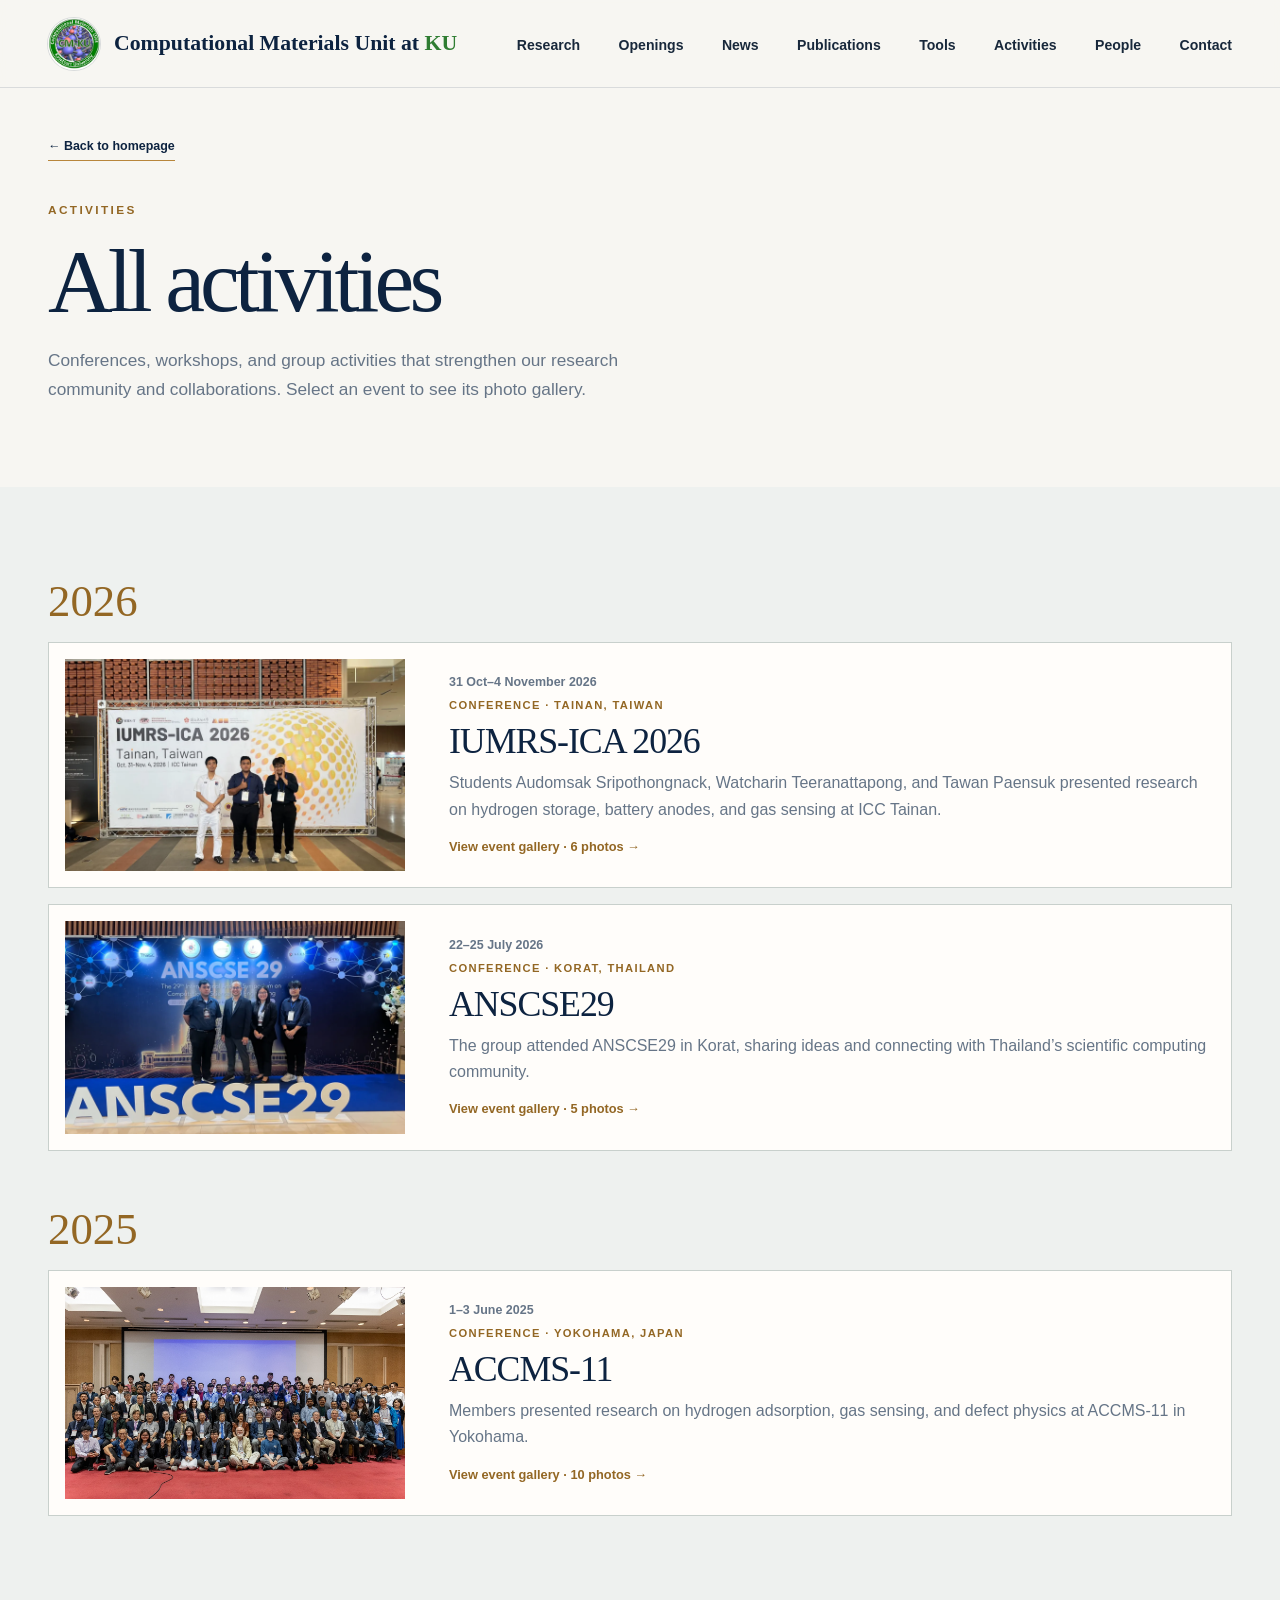
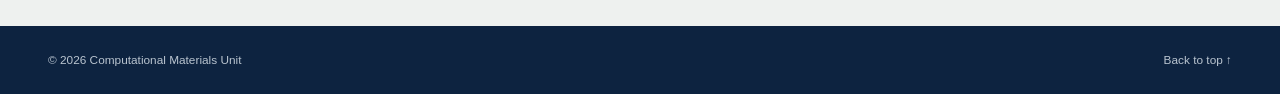
<file: activities.html>
<!doctype html>
<html lang="en">
<head>
  <meta charset="utf-8">
  <meta name="viewport" content="width=device-width, initial-scale=1">
  <title>Activities | Computational Materials Unit</title>
  <meta name="description" content="Conferences, workshops, and group activities of the Computational Materials Unit at Kasetsart University.">
  <link rel="canonical" href="https://cmku-dft.github.io/activities.html">
  <meta property="og:title" content="Activities | Computational Materials Unit">
  <meta property="og:description" content="Conferences, workshops, and group activities of the Computational Materials Unit at Kasetsart University.">
  <meta property="og:site_name" content="Computational Materials Unit at KU">
  <meta property="og:url" content="https://cmku-dft.github.io/activities.html">
  <meta property="og:image" content="https://cmku-dft.github.io/assets/iumrs-ica2026-group.webp">
  <link rel="icon" type="image/png" href="assets/cmku-favicon.png">
  <link rel="stylesheet" href="styles.css?v=20261104-activities">
  <script src="script.js?v=20260731-2" defer></script>
</head>
<body class="eventPage">
<main id="top">
  <header class="header">
    <a href="index.html#top" class="brand" aria-label="Computational Materials Unit at KU — back to homepage"><img class="brandLogo" src="assets/cmku-logo.jpg" alt=""><span>Computational Materials Unit at <strong class="brandKu">KU</strong></span></a>
    <nav class="nav" aria-label="Primary navigation"><a href="index.html#research">Research</a><a href="index.html#openings">Openings</a><a href="index.html#news">News</a><a href="publications.html">Publications</a><a href="tools.html">Tools</a><a href="activities.html">Activities</a><a href="index.html#people">People</a><a href="index.html#contact">Contact</a></nav>
    <details class="menu"><summary>Menu</summary><nav><a href="index.html#research">Research</a><a href="index.html#openings">Openings</a><a href="index.html#news">News</a><a href="publications.html">Publications</a><a href="tools.html">Tools</a><a href="activities.html">Activities</a><a href="index.html#people">People</a><a href="index.html#contact">Contact</a></nav></details>
  </header>

  <section class="eventHero shell actHero">
    <a class="eventBack" href="index.html#activities">← Back to homepage</a>
    <p class="eyebrow">Activities</p>
    <h1>All activities</h1>
    <p class="eventLead">Conferences, workshops, and group activities that strengthen our research community and collaborations. Select an event to see its photo gallery.</p>
  </section>

  <section class="eventBody"><div class="shell">
    <h2 class="actYear">2026</h2>
    <div class="actList">
      <a class="actItem" href="activities/iumrs-ica-2026.html">
        <img src="assets/iumrs-ica2026-group.webp" alt="Computational Materials Unit students at IUMRS-ICA 2026" loading="lazy">
        <div><time datetime="2026-10-31">31 Oct–4 November 2026</time><p class="activityType">Conference · Tainan, Taiwan</p><h3>IUMRS-ICA 2026</h3><p>Students Audomsak Sripothongnack, Watcharin Teeranattapong, and Tawan Paensuk presented research on hydrogen storage, battery anodes, and gas sensing at ICC Tainan.</p><span class="actMore">View event gallery · 6 photos →</span></div>
      </a>
      <a class="actItem" href="activities/anscse29.html">
        <img src="assets/anscse29-group.webp" alt="Computational Materials Unit members at ANSCSE29" loading="lazy">
        <div><time datetime="2026-07-22">22–25 July 2026</time><p class="activityType">Conference · Korat, Thailand</p><h3>ANSCSE29</h3><p>The group attended ANSCSE29 in Korat, sharing ideas and connecting with Thailand’s scientific computing community.</p><span class="actMore">View event gallery · 5 photos →</span></div>
      </a>
    </div>
    <h2 class="actYear">2025</h2>
    <div class="actList">
      <a class="actItem" href="activities/accms-11.html">
        <img src="assets/accms11-group.jpg" alt="ACCMS-11 conference participants" loading="lazy">
        <div><time datetime="2025-06-01">1–3 June 2025</time><p class="activityType">Conference · Yokohama, Japan</p><h3>ACCMS-11</h3><p>Members presented research on hydrogen adsorption, gas sensing, and defect physics at ACCMS-11 in Yokohama.</p><span class="actMore">View event gallery · 10 photos →</span></div>
      </a>
    </div>
  </div></section>

  <footer><div class="shell"><p>© 2026 Computational Materials Unit</p><a href="#top">Back to top ↑</a></div></footer>
</main>
</body>
</html>
</file>
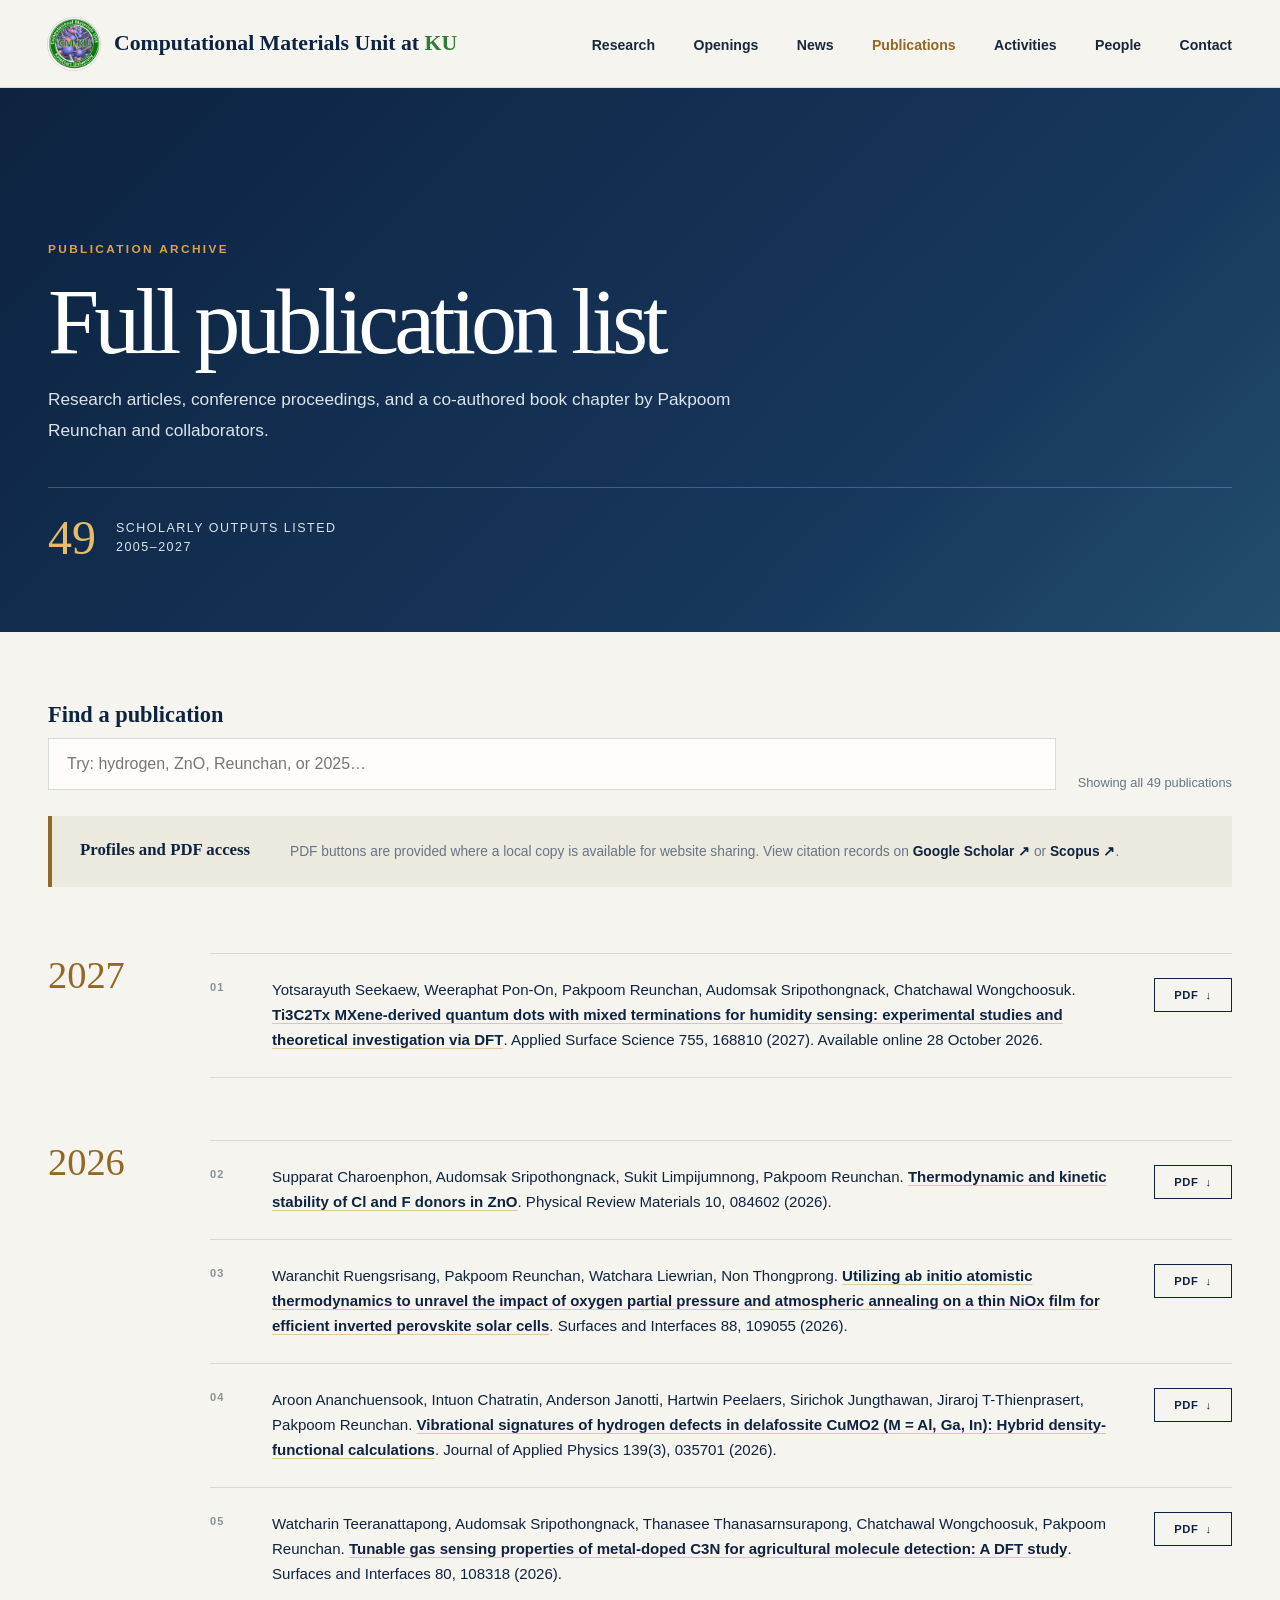
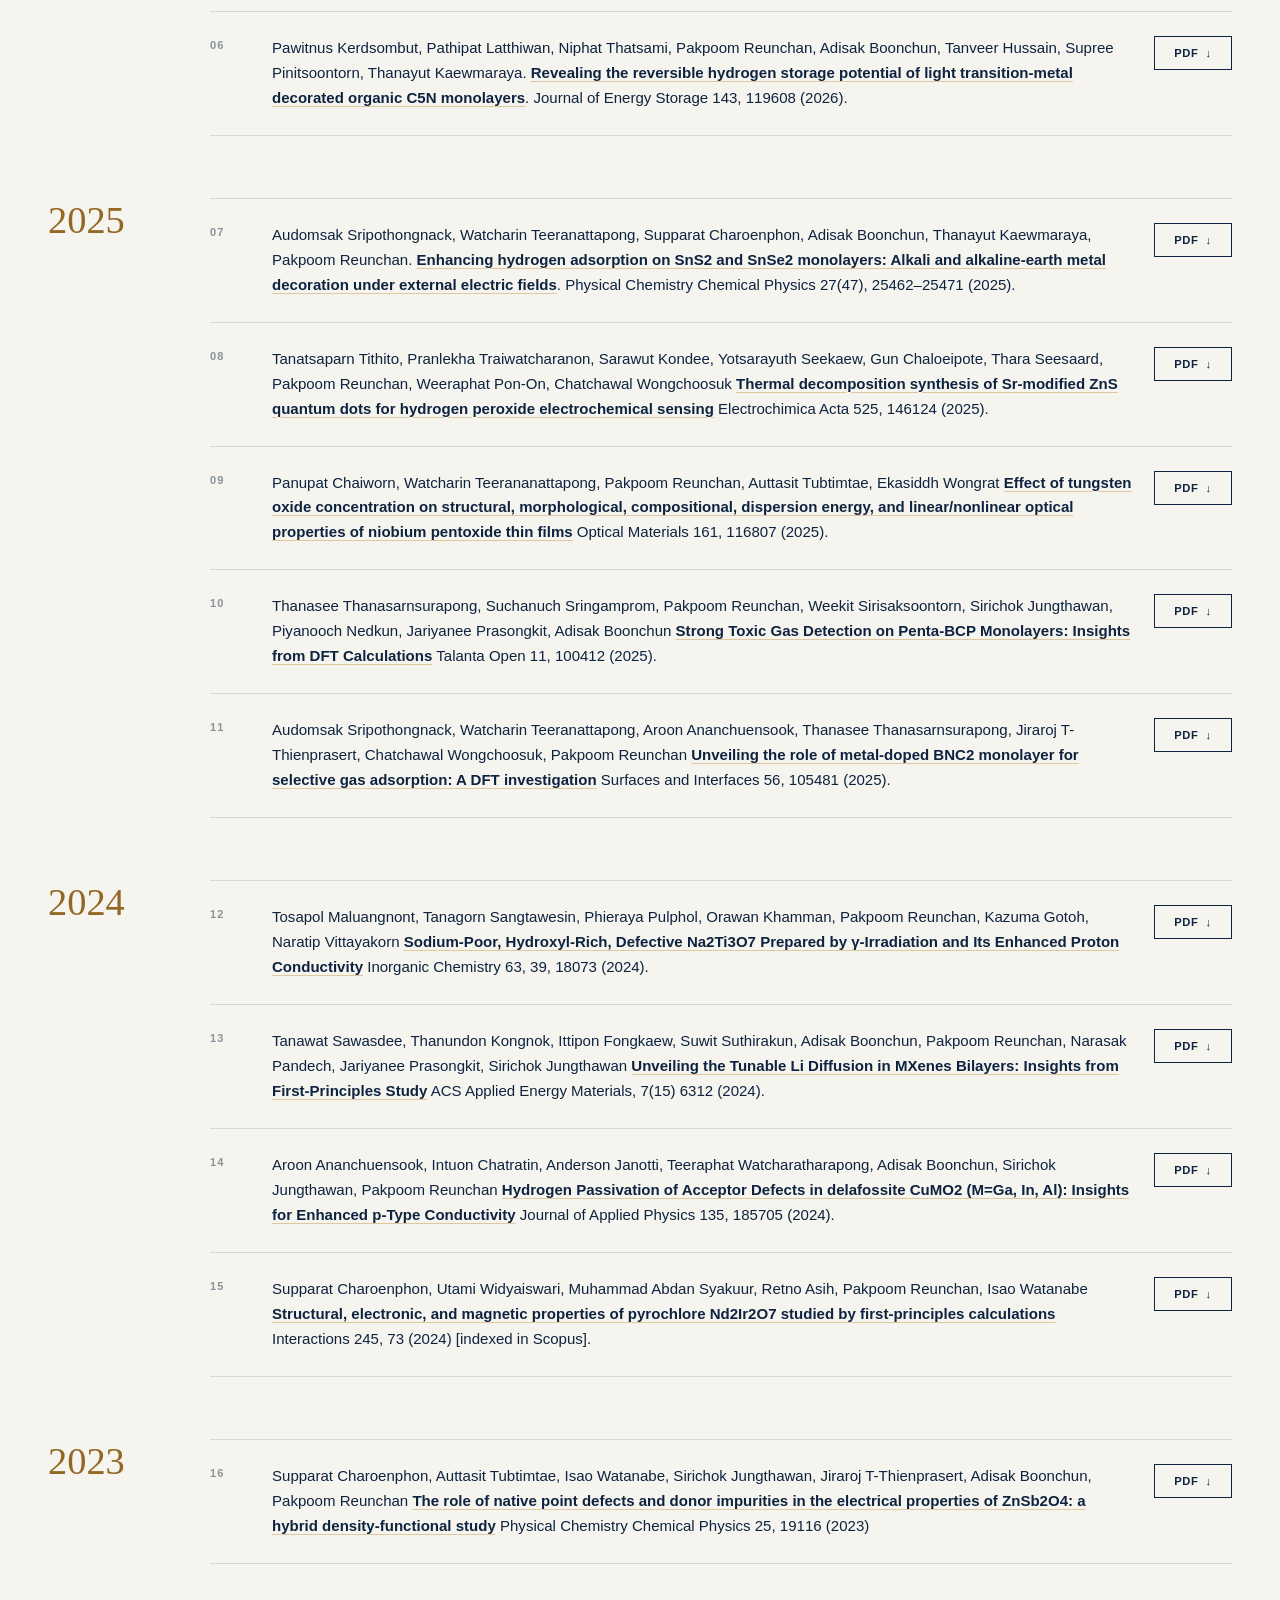
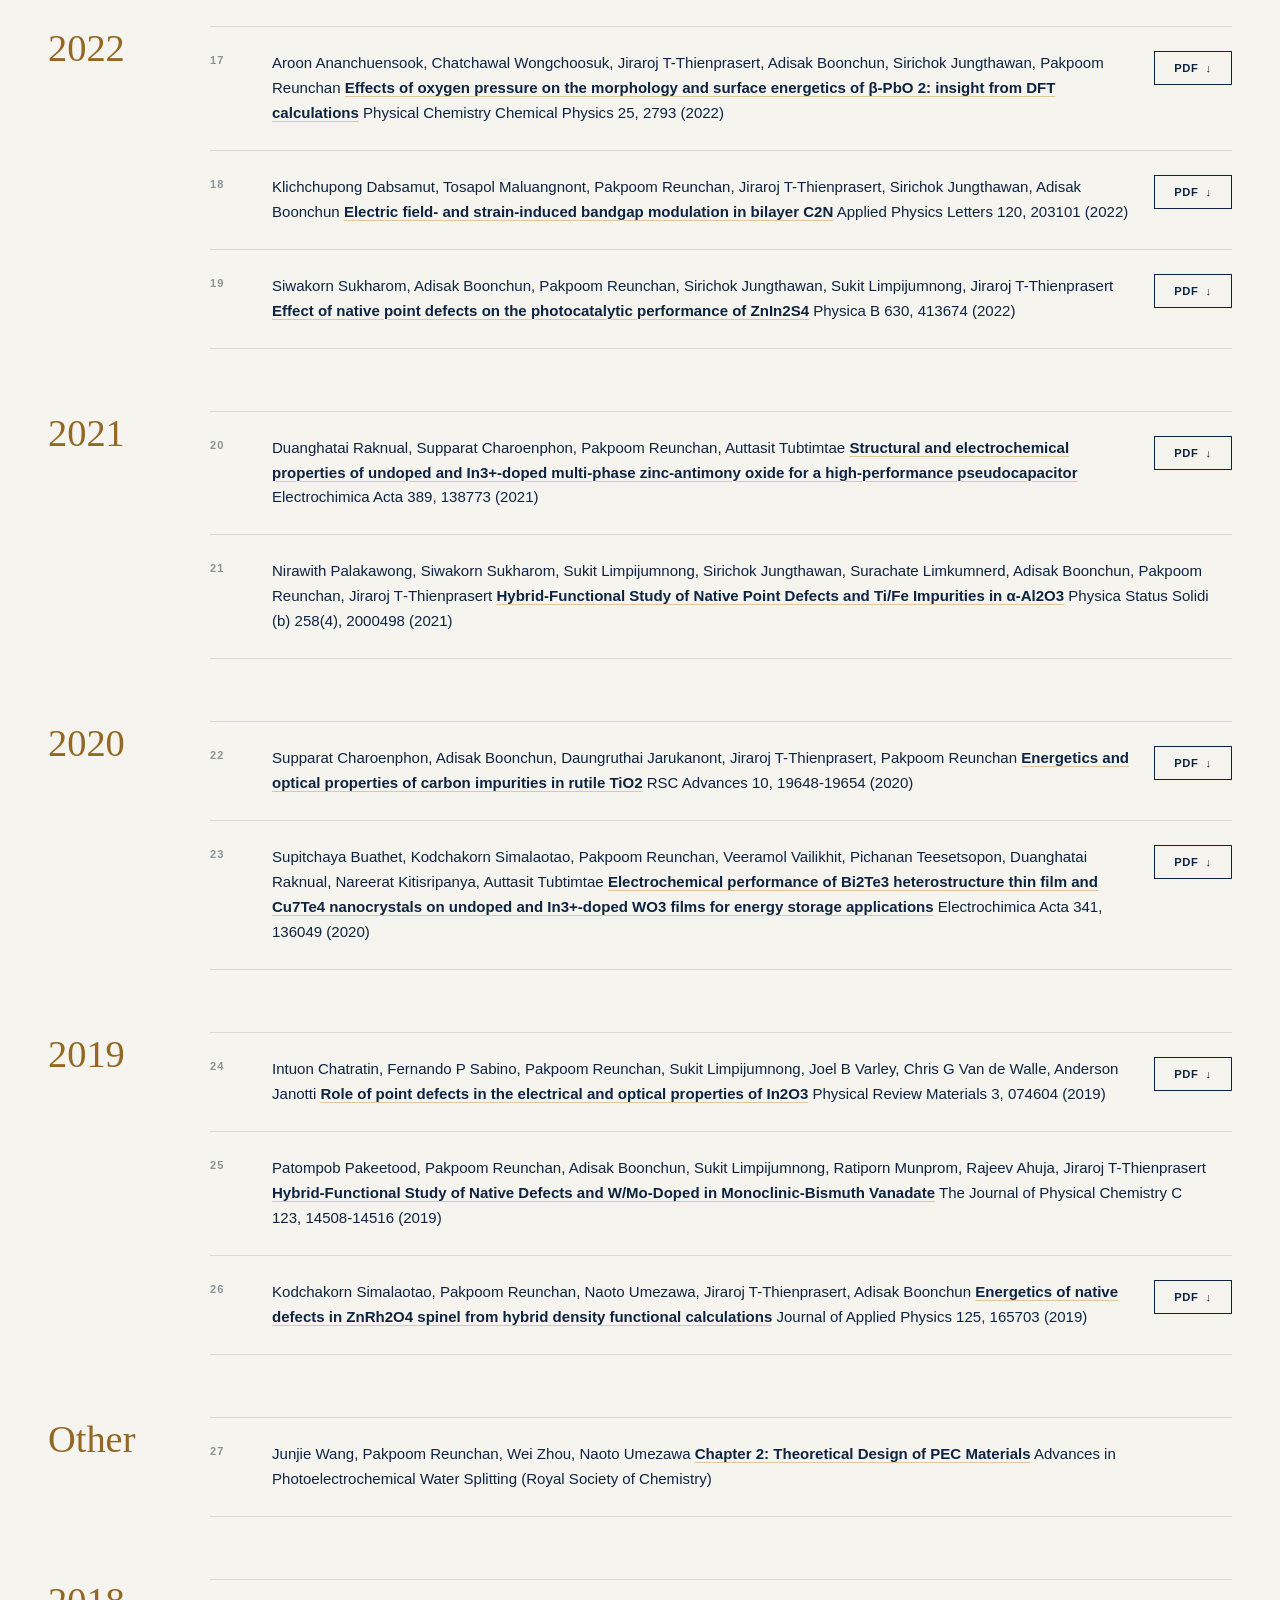
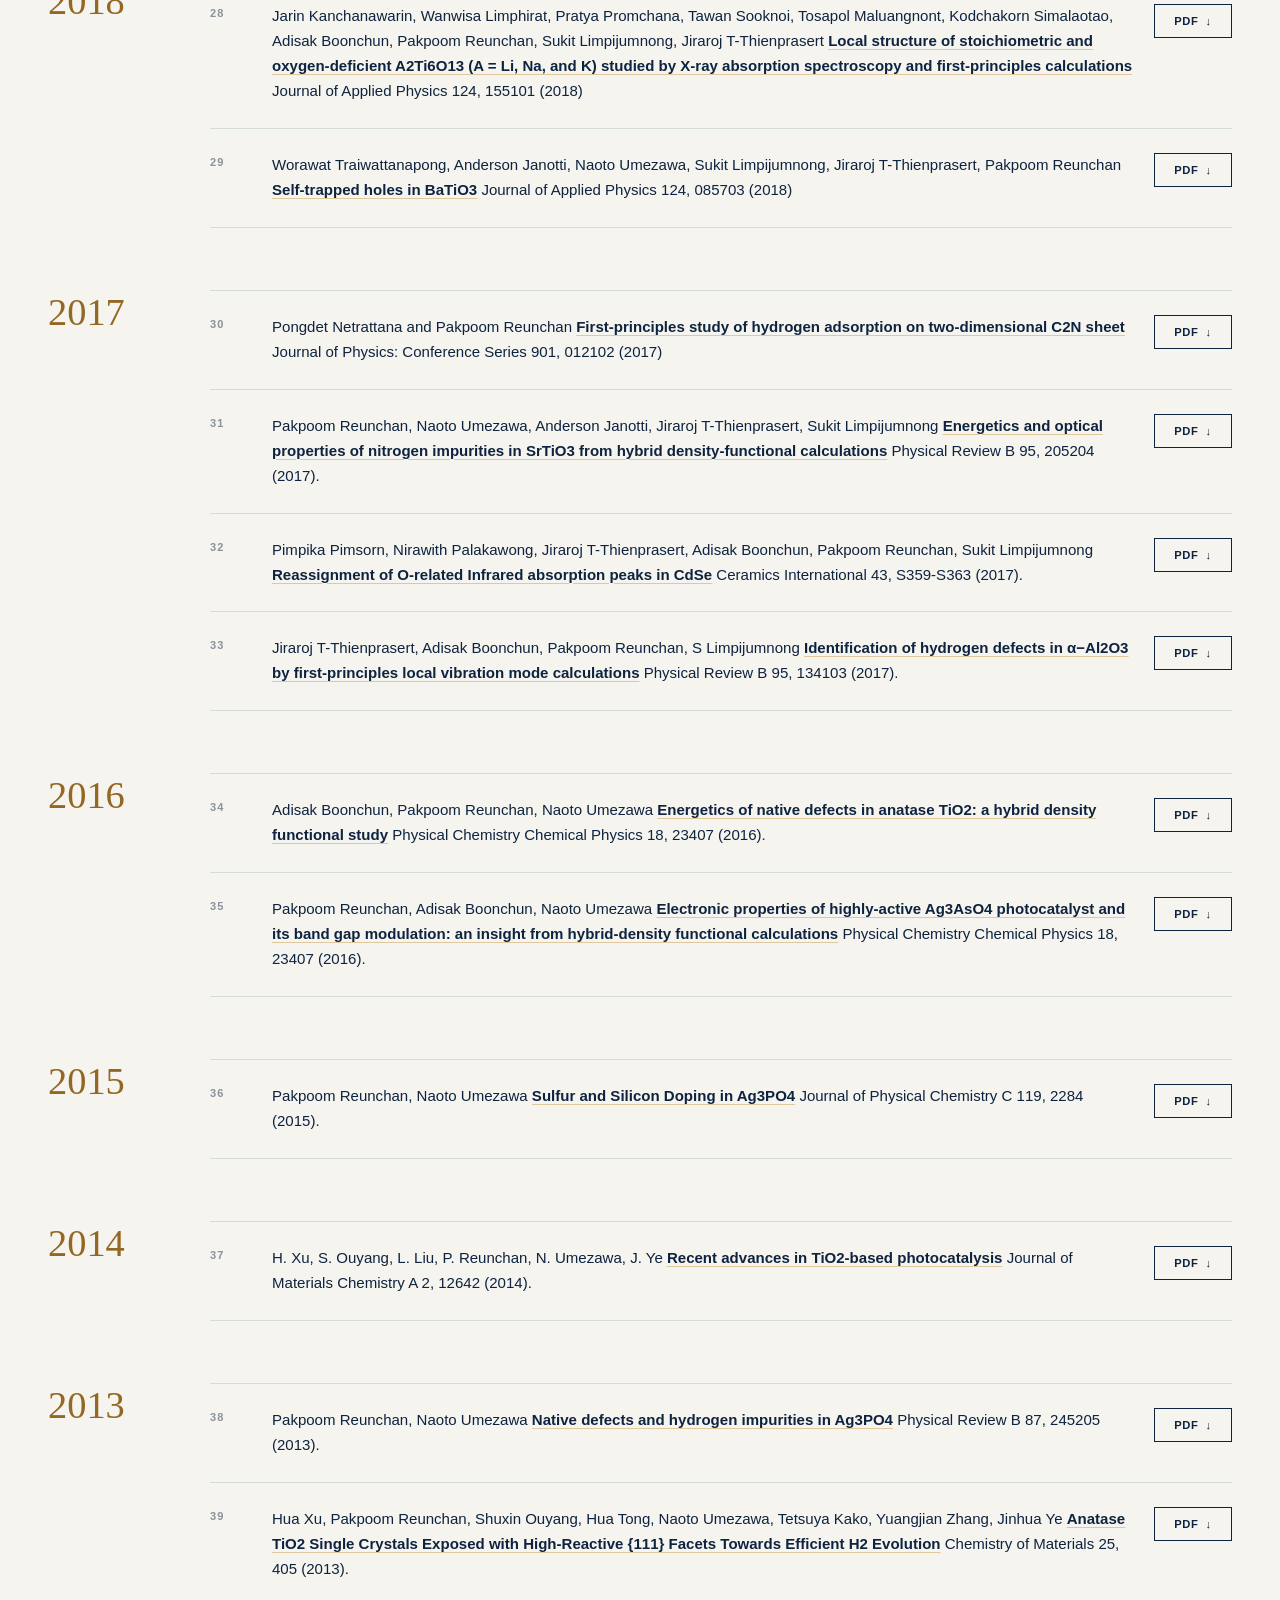
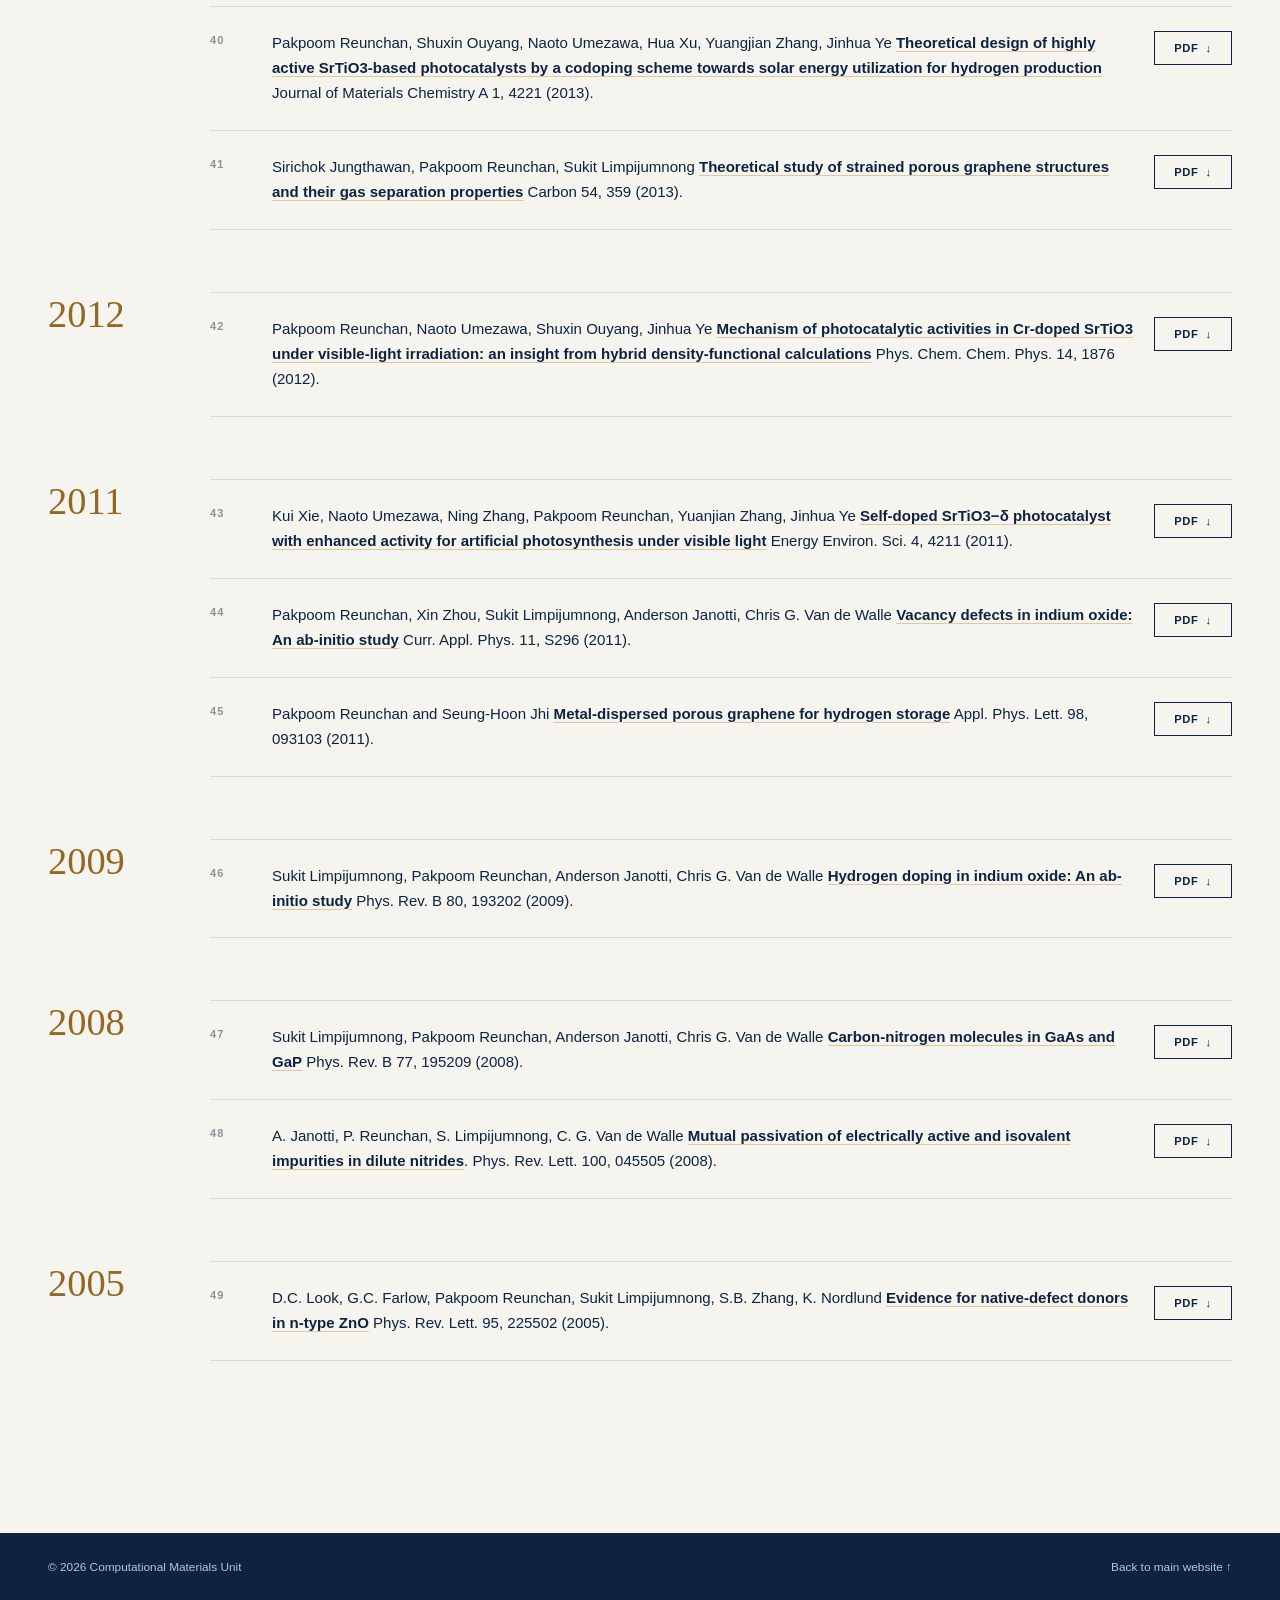
<file: publications.html>
<!doctype html>
<html lang="en">
<head>
  <meta charset="utf-8">
  <meta name="viewport" content="width=device-width, initial-scale=1">
  <title>Publications | Computational Materials Unit</title>
  <meta name="description" content="DFT and first-principles publication archive of Pakpoom Reunchan and the Computational Materials Unit, Department of Physics, Kasetsart University.">
  <link rel="canonical" href="https://cmku-dft.github.io/publications.html">
  <meta property="og:site_name" content="Computational Materials Unit at KU">
  <link rel="icon" type="image/png" href="assets/cmku-favicon.png">
  <link rel="stylesheet" href="styles.css?v=20260807-1">
</head>
<body class="archivePage">
  <header class="header">
    <a href="index.html" class="brand" aria-label="Computational Materials Unit at KU — home"><img class="brandLogo" src="assets/cmku-logo.jpg" alt=""><span>Computational Materials Unit at <strong class="brandKu">KU</strong></span></a>
    <nav class="nav" aria-label="Primary navigation"><a href="index.html#research">Research</a><a href="index.html#openings">Openings</a><a href="index.html#news">News</a><a aria-current="page" href="publications.html">Publications</a><a href="index.html#activities">Activities</a><a href="index.html#people">People</a><a href="index.html#contact">Contact</a></nav>
    <details class="menu"><summary>Menu</summary><nav><a href="index.html">Home</a><a href="index.html#research">Research</a><a href="index.html#openings">Openings</a><a href="index.html#news">News</a><a href="publications.html">Publications</a><a href="index.html#activities">Activities</a><a href="index.html#people">People</a><a href="index.html#contact">Contact</a></nav></details>
  </header>
  <main>
    <section class="archiveHero"><div class="shell"><p class="eyebrow">Publication archive</p><h1>Full publication list</h1><p>Research articles, conference proceedings, and a co-authored book chapter by Pakpoom Reunchan and collaborators.</p><div class="archiveStats"><b>49</b><span>scholarly outputs listed<br>2005–2027</span></div></div></section>
    <section class="shell archiveBody">
      <div class="archiveToolbar"><label for="publicationSearch">Find a publication</label><div class="archiveSearch"><input id="publicationSearch" type="search" placeholder="Try: hydrogen, ZnO, Reunchan, or 2025…"><button id="clearPublicationSearch" type="button" hidden>Clear</button></div><p id="publicationCount" aria-live="polite">Showing all 49 publications</p></div>
      <div class="archiveNote"><strong>Profiles and PDF access</strong><p>PDF buttons are provided where a local copy is available for website sharing. View citation records on <a href="https://scholar.google.com/citations?hl=en&amp;user=krK1hpoAAAAJ&amp;view_op=list_works&amp;sortby=pubdate" target="_blank" rel="noreferrer">Google Scholar ↗</a> or <a href="https://www.scopus.com/authid/detail.uri?authorId=9846458500" target="_blank" rel="noreferrer">Scopus ↗</a>.</p></div>
      <div id="publicationArchive"><section class="archiveYear" data-year="2027"><h2>2027</h2><div><article class="archiveItem" data-search="yotsarayuth seekaew, weeraphat pon-on, pakpoom reunchan, audomsak sripothongnack, chatchawal wongchoosuk. ti3c2tx mxene-derived quantum dots with mixed terminations for humidity sensing: experimental studies and theoretical investigation via dft. applied surface science 755, 168810 (2027). available online 28 october 2026."><span class="archiveNumber">01</span><p>Yotsarayuth Seekaew, Weeraphat Pon-On, Pakpoom Reunchan, Audomsak Sripothongnack, Chatchawal Wongchoosuk. <a class="archiveTitle" href="https://doi.org/10.1016/j.apsusc.2026.168810" target="_blank" rel="noreferrer">Ti3C2Tx MXene-derived quantum dots with mixed terminations for humidity sensing: experimental studies and theoretical investigation via DFT</a>. Applied Surface Science 755, 168810 (2027). Available online 28 October 2026.</p><div class="archiveActions"><a class="archivePdf" href="publications/pdf/ti3c2tx-mxene-quantum-dots-humidity-sensing.pdf" target="_blank">PDF <span aria-hidden="true">↓</span></a></div></article></div></section><section class="archiveYear" data-year="2026"><h2>2026</h2><div><article class="archiveItem" data-search="supparat charoenphon, audomsak sripothongnack, sukit limpijumnong, pakpoom reunchan. thermodynamic and kinetic stability of cl and f donors in zno. physical review materials 10, 084602 (2026)."><span class="archiveNumber">02</span><p>Supparat Charoenphon, Audomsak Sripothongnack, Sukit Limpijumnong, Pakpoom Reunchan. <a class="archiveTitle" href="https://doi.org/10.1103/7ts3-ktb3" target="_blank" rel="noreferrer">Thermodynamic and kinetic stability of Cl and F donors in ZnO</a>. Physical Review Materials 10, 084602 (2026).</p><div class="archiveActions"><a class="archivePdf" href="publications/pdf/halogen-donors-zno.pdf" target="_blank">PDF <span aria-hidden="true">↓</span></a></div></article><article class="archiveItem" data-search="waranchit ruengsrisang, pakpoom reunchan, watchara liewrian, non thongprong. utilizing ab initio atomistic thermodynamics to unravel the impact of oxygen partial pressure and atmospheric annealing on a thin niox film for efficient inverted perovskite solar cells. surfaces and interfaces 88, 109055 (2026)."><span class="archiveNumber">03</span><p>Waranchit Ruengsrisang, Pakpoom Reunchan, Watchara Liewrian, Non Thongprong. <a class="archiveTitle" href="https://doi.org/10.1016/j.surfin.2026.109055" target="_blank" rel="noreferrer">Utilizing ab initio atomistic thermodynamics to unravel the impact of oxygen partial pressure and atmospheric annealing on a thin NiOx film for efficient inverted perovskite solar cells</a>. Surfaces and Interfaces 88, 109055 (2026).</p><div class="archiveActions"><a class="archivePdf" href="publications/pdf/01-niox-perovskite-solar-cells.pdf" target="_blank">PDF <span aria-hidden="true">↓</span></a></div></article><article class="archiveItem" data-search="aroon ananchuensook, intuon chatratin, anderson janotti, hartwin peelaers, sirichok jungthawan, jiraroj t-thienprasert, pakpoom reunchan. vibrational signatures of hydrogen defects in delafossite cumo2 (m = al, ga, in): hybrid density-functional calculations. journal of applied physics 139(3), 035701 (2026)."><span class="archiveNumber">04</span><p>Aroon Ananchuensook, Intuon Chatratin, Anderson Janotti, Hartwin Peelaers, Sirichok Jungthawan, Jiraroj T-Thienprasert, Pakpoom Reunchan. <a class="archiveTitle" href="https://doi.org/10.1063/5.0309836" target="_blank" rel="noreferrer">Vibrational signatures of hydrogen defects in delafossite CuMO2 (M = Al, Ga, In): Hybrid density-functional calculations</a>. Journal of Applied Physics 139(3), 035701 (2026).</p><div class="archiveActions"><a class="archivePdf" href="publications/pdf/02-hydrogen-defects-cumo2.pdf" target="_blank">PDF <span aria-hidden="true">↓</span></a></div></article><article class="archiveItem" data-search="watcharin teeranattapong, audomsak sripothongnack, thanasee thanasarnsurapong, chatchawal wongchoosuk, pakpoom reunchan. tunable gas sensing properties of metal-doped c3n for agricultural molecule detection: a dft study. surfaces and interfaces 80, 108318 (2026)."><span class="archiveNumber">05</span><p>Watcharin Teeranattapong, Audomsak Sripothongnack, Thanasee Thanasarnsurapong, Chatchawal Wongchoosuk, Pakpoom Reunchan. <a class="archiveTitle" href="https://doi.org/10.1016/j.surfin.2025.108318" target="_blank" rel="noreferrer">Tunable gas sensing properties of metal-doped C3N for agricultural molecule detection: A DFT study</a>. Surfaces and Interfaces 80, 108318 (2026).</p><div class="archiveActions"><a class="archivePdf" href="publications/pdf/03-metal-doped-c3n-gas-sensing.pdf" target="_blank">PDF <span aria-hidden="true">↓</span></a></div></article><article class="archiveItem" data-search="pawitnus kerdsombut, pathipat latthiwan, niphat thatsami, pakpoom reunchan, adisak boonchun, tanveer hussain, supree pinitsoontorn, thanayut kaewmaraya. revealing the reversible hydrogen storage potential of light transition-metal decorated organic c5n monolayers. journal of energy storage 143, 119608 (2026)."><span class="archiveNumber">06</span><p>Pawitnus Kerdsombut, Pathipat Latthiwan, Niphat Thatsami, Pakpoom Reunchan, Adisak Boonchun, Tanveer Hussain, Supree Pinitsoontorn, Thanayut Kaewmaraya. <a class="archiveTitle" href="https://doi.org/10.1016/j.est.2025.119608" target="_blank" rel="noreferrer">Revealing the reversible hydrogen storage potential of light transition-metal decorated organic C5N monolayers</a>. Journal of Energy Storage 143, 119608 (2026).</p><div class="archiveActions"><a class="archivePdf" href="publications/pdf/04-c5n-hydrogen-storage.pdf" target="_blank">PDF <span aria-hidden="true">↓</span></a></div></article></div></section><section class="archiveYear" data-year="2025"><h2>2025</h2><div><article class="archiveItem" data-search="audomsak sripothongnack, watcharin teeranattapong, supparat charoenphon, adisak boonchun, thanayut kaewmaraya, pakpoom reunchan. enhancing hydrogen adsorption on sns2 and snse2 monolayers: alkali and alkaline-earth metal decoration under external electric fields. physical chemistry chemical physics 27(47), 25462–25471 (2025)."><span class="archiveNumber">07</span><p>Audomsak Sripothongnack, Watcharin Teeranattapong, Supparat Charoenphon, Adisak Boonchun, Thanayut Kaewmaraya, Pakpoom Reunchan. <a class="archiveTitle" href="https://doi.org/10.1039/d5cp03873a" target="_blank" rel="noreferrer">Enhancing hydrogen adsorption on SnS2 and SnSe2 monolayers: Alkali and alkaline-earth metal decoration under external electric fields</a>. Physical Chemistry Chemical Physics 27(47), 25462–25471 (2025).</p><div class="archiveActions"><a class="archivePdf" href="publications/pdf/05-sns2-snse2-hydrogen-adsorption.pdf" target="_blank">PDF <span aria-hidden="true">↓</span></a></div></article><article class="archiveItem" data-search="tanatsaparn tithito, pranlekha traiwatcharanon, sarawut kondee, yotsarayuth seekaew, gun chaloeipote, thara seesaard, pakpoom reunchan, weeraphat pon-on, chatchawal wongchoosuk thermal decomposition synthesis of sr-modified zns quantum dots for hydrogen peroxide electrochemical sensing electrochimica acta 525, 146124 (2025)."><span class="archiveNumber">08</span><p>Tanatsaparn Tithito, Pranlekha Traiwatcharanon, Sarawut Kondee, Yotsarayuth Seekaew, Gun Chaloeipote, Thara Seesaard, Pakpoom Reunchan, Weeraphat Pon-On, Chatchawal Wongchoosuk <a class="archiveTitle" href="https://doi.org/10.1016/j.electacta.2025.146124" target="_blank" rel="noreferrer">Thermal decomposition synthesis of Sr-modified ZnS quantum dots for hydrogen peroxide electrochemical sensing</a> Electrochimica Acta 525, 146124 (2025).</p><div class="archiveActions"><a class="archivePdf" href="publications/pdf/06-sr-modified-zns-hydrogen-peroxide-sensing.pdf" target="_blank">PDF <span aria-hidden="true">↓</span></a></div></article><article class="archiveItem" data-search="panupat chaiworn, watcharin teerananattapong, pakpoom reunchan, auttasit tubtimtae, ekasiddh wongrat effect of tungsten oxide concentration on structural, morphological, compositional, dispersion energy, and linear/nonlinear optical properties of niobium pentoxide thin films optical materials 161, 116807 (2025)."><span class="archiveNumber">09</span><p>Panupat Chaiworn, Watcharin Teerananattapong, Pakpoom Reunchan, Auttasit Tubtimtae, Ekasiddh Wongrat <a class="archiveTitle" href="https://doi.org/10.1016/j.optmat.2025.116807" target="_blank" rel="noreferrer">Effect of tungsten oxide concentration on structural, morphological, compositional, dispersion energy, and linear/nonlinear optical properties of niobium pentoxide thin films</a> Optical Materials 161, 116807 (2025).</p><div class="archiveActions"><a class="archivePdf" href="publications/pdf/07-niobium-pentoxide-thin-films.pdf" target="_blank">PDF <span aria-hidden="true">↓</span></a></div></article><article class="archiveItem" data-search="thanasee thanasarnsurapong, suchanuch sringamprom, pakpoom reunchan, weekit sirisaksoontorn, sirichok jungthawan, piyanooch nedkun, jariyanee prasongkit, adisak boonchun strong toxic gas detection on penta-bcp monolayers: insights from dft calculations talanta open 11, 100412 (2025)."><span class="archiveNumber">10</span><p>Thanasee Thanasarnsurapong, Suchanuch Sringamprom, Pakpoom Reunchan, Weekit Sirisaksoontorn, Sirichok Jungthawan, Piyanooch Nedkun, Jariyanee Prasongkit, Adisak Boonchun <a class="archiveTitle" href="https://doi.org/10.1016/j.talo.2025.100412" target="_blank" rel="noreferrer">Strong Toxic Gas Detection on Penta-BCP Monolayers: Insights from DFT Calculations</a> Talanta Open 11, 100412 (2025).</p><div class="archiveActions"><a class="archivePdf" href="publications/pdf/08-penta-bcp-toxic-gas-detection.pdf" target="_blank">PDF <span aria-hidden="true">↓</span></a></div></article><article class="archiveItem" data-search="audomsak sripothongnack, watcharin teeranattapong, aroon ananchuensook, thanasee thanasarnsurapong, jiraroj t-thienprasert, chatchawal wongchoosuk, pakpoom reunchan unveiling the role of metal-doped bnc2 monolayer for selective gas adsorption: a dft investigation surfaces and interfaces 56, 105481 (2025)."><span class="archiveNumber">11</span><p>Audomsak Sripothongnack, Watcharin Teeranattapong, Aroon Ananchuensook, Thanasee Thanasarnsurapong, Jiraroj T-Thienprasert, Chatchawal Wongchoosuk, Pakpoom Reunchan <a class="archiveTitle" href="https://doi.org/10.1016/j.surfin.2024.105481" target="_blank" rel="noreferrer">Unveiling the role of metal-doped BNC2 monolayer for selective gas adsorption: A DFT investigation</a> Surfaces and Interfaces 56, 105481 (2025).</p><div class="archiveActions"><a class="archivePdf" href="publications/pdf/09-metal-doped-bnc2-gas-adsorption.pdf" target="_blank">PDF <span aria-hidden="true">↓</span></a></div></article></div></section><section class="archiveYear" data-year="2024"><h2>2024</h2><div><article class="archiveItem" data-search="tosapol maluangnont, tanagorn sangtawesin, phieraya pulphol, orawan khamman, pakpoom reunchan, kazuma gotoh, naratip vittayakorn sodium-poor, hydroxyl-rich, defective na2ti3o7 prepared by γ-irradiation and its enhanced proton conductivity inorganic chemistry 63, 39, 18073 (2024)."><span class="archiveNumber">12</span><p>Tosapol Maluangnont, Tanagorn Sangtawesin, Phieraya Pulphol, Orawan Khamman, Pakpoom Reunchan, Kazuma Gotoh, Naratip Vittayakorn <a class="archiveTitle" href="https://doi.org/10.1021/acs.inorgchem.4c02768" target="_blank" rel="noreferrer">Sodium-Poor, Hydroxyl-Rich, Defective Na2Ti3O7 Prepared by γ-Irradiation and Its Enhanced Proton Conductivity</a> Inorganic Chemistry 63, 39, 18073 (2024).</p><div class="archiveActions"><a class="archivePdf" href="publications/pdf/10-defective-na2ti3o7-proton-conductivity.pdf" target="_blank">PDF <span aria-hidden="true">↓</span></a></div></article><article class="archiveItem" data-search="tanawat sawasdee, thanundon kongnok, ittipon fongkaew, suwit suthirakun, adisak boonchun, pakpoom reunchan, narasak pandech, jariyanee prasongkit, sirichok jungthawan unveiling the tunable li diffusion in mxenes bilayers: insights from first-principles study acs applied energy materials, 7(15) 6312 (2024)."><span class="archiveNumber">13</span><p>Tanawat Sawasdee, Thanundon Kongnok, Ittipon Fongkaew, Suwit Suthirakun, Adisak Boonchun, Pakpoom Reunchan, Narasak Pandech, Jariyanee Prasongkit, Sirichok Jungthawan <a class="archiveTitle" href="https://doi.org/10.1021/acsaem.4c01011" target="_blank" rel="noreferrer">Unveiling the Tunable Li Diffusion in MXenes Bilayers: Insights from First-Principles Study</a> ACS Applied Energy Materials, 7(15) 6312 (2024).</p><div class="archiveActions"><a class="archivePdf" href="publications/pdf/11-li-diffusion-mxene-bilayers.pdf" target="_blank">PDF <span aria-hidden="true">↓</span></a></div></article><article class="archiveItem" data-search="aroon ananchuensook, intuon chatratin, anderson janotti, teeraphat watcharatharapong, adisak boonchun, sirichok jungthawan, pakpoom reunchan hydrogen passivation of acceptor defects in delafossite cumo2 (m=ga, in, al): insights for enhanced p-type conductivity journal of applied physics 135, 185705 (2024)."><span class="archiveNumber">14</span><p>Aroon Ananchuensook, Intuon Chatratin, Anderson Janotti, Teeraphat Watcharatharapong, Adisak Boonchun, Sirichok Jungthawan, Pakpoom Reunchan <a class="archiveTitle" href="https://doi.org/10.1063/5.0201483" target="_blank" rel="noreferrer">Hydrogen Passivation of Acceptor Defects in delafossite CuMO2 (M=Ga, In, Al): Insights for Enhanced p-Type Conductivity</a> Journal of Applied Physics 135, 185705 (2024).</p><div class="archiveActions"><a class="archivePdf" href="publications/pdf/12-hydrogen-passivation-cumo2.pdf" target="_blank">PDF <span aria-hidden="true">↓</span></a></div></article><article class="archiveItem" data-search="supparat charoenphon, utami widyaiswari, muhammad abdan syakuur, retno asih, pakpoom reunchan, isao watanabe structural, electronic, and magnetic properties of pyrochlore nd2ir2o7 studied by first-principles calculations interactions 245, 73 (2024) [indexed in scopus]."><span class="archiveNumber">15</span><p>Supparat Charoenphon, Utami Widyaiswari, Muhammad Abdan Syakuur, Retno Asih, Pakpoom Reunchan, Isao Watanabe <a class="archiveTitle" href="https://doi.org/10.1007/s10751-024-01910-4" target="_blank" rel="noreferrer">Structural, electronic, and magnetic properties of pyrochlore Nd2Ir2O7 studied by first-principles calculations</a> Interactions 245, 73 (2024) [indexed in Scopus].</p><div class="archiveActions"><a class="archivePdf" href="publications/pdf/13-pyrochlore-nd2ir2o7.pdf" target="_blank">PDF <span aria-hidden="true">↓</span></a></div></article></div></section><section class="archiveYear" data-year="2023"><h2>2023</h2><div><article class="archiveItem" data-search="supparat charoenphon, auttasit tubtimtae, isao watanabe, sirichok jungthawan, jiraroj t-thienprasert, adisak boonchun, pakpoom reunchan the role of native point defects and donor impurities in the electrical properties of znsb2o4: a hybrid density-functional study physical chemistry chemical physics 25, 19116 (2023)"><span class="archiveNumber">16</span><p>Supparat Charoenphon, Auttasit Tubtimtae, Isao Watanabe, Sirichok Jungthawan, Jiraroj T-Thienprasert, Adisak Boonchun, Pakpoom Reunchan <a class="archiveTitle" href="https://doi.org/10.1039/d3cp01470c" target="_blank" rel="noreferrer">The role of native point defects and donor impurities in the electrical properties of ZnSb2O4: a hybrid density-functional study</a> Physical Chemistry Chemical Physics 25, 19116 (2023)</p><div class="archiveActions"><a class="archivePdf" href="publications/pdf/14-defects-znsb2o4-author-reprint.pdf" target="_blank">PDF <span aria-hidden="true">↓</span></a></div></article></div></section><section class="archiveYear" data-year="2022"><h2>2022</h2><div><article class="archiveItem" data-search="aroon ananchuensook, chatchawal wongchoosuk, jiraroj t-thienprasert, adisak boonchun, sirichok jungthawan, pakpoom reunchan effects of oxygen pressure on the morphology and surface energetics of β-pbo 2: insight from dft calculations physical chemistry chemical physics 25, 2793 (2022)"><span class="archiveNumber">17</span><p>Aroon Ananchuensook, Chatchawal Wongchoosuk, Jiraroj T-Thienprasert, Adisak Boonchun, Sirichok Jungthawan, Pakpoom Reunchan <a class="archiveTitle" href="https://doi.org/10.1039/d2cp04632f" target="_blank" rel="noreferrer">Effects of oxygen pressure on the morphology and surface energetics of β-PbO 2: insight from DFT calculations</a> Physical Chemistry Chemical Physics 25, 2793 (2022)</p><div class="archiveActions"><a class="archivePdf" href="publications/pdf/15-pbo2-surface-author-reprint.pdf" target="_blank">PDF <span aria-hidden="true">↓</span></a></div></article><article class="archiveItem" data-search="klichchupong dabsamut, tosapol maluangnont, pakpoom reunchan, jiraroj t-thienprasert, sirichok jungthawan, adisak boonchun electric field- and strain-induced bandgap modulation in bilayer c2n applied physics letters 120, 203101 (2022)"><span class="archiveNumber">18</span><p>Klichchupong Dabsamut, Tosapol Maluangnont, Pakpoom Reunchan, Jiraroj T-Thienprasert, Sirichok Jungthawan, Adisak Boonchun <a class="archiveTitle" href="https://doi.org/10.1063/5.0093060" target="_blank" rel="noreferrer">Electric field- and strain-induced bandgap modulation in bilayer C2N</a> Applied Physics Letters 120, 203101 (2022)</p><div class="archiveActions"><a class="archivePdf" href="publications/pdf/16-bilayer-c2n-bandgap.pdf" target="_blank">PDF <span aria-hidden="true">↓</span></a></div></article><article class="archiveItem" data-search="siwakorn sukharom, adisak boonchun, pakpoom reunchan, sirichok jungthawan, sukit limpijumnong, jiraroj t-thienprasert effect of native point defects on the photocatalytic performance of znin2s4 physica b 630, 413674 (2022)"><span class="archiveNumber">19</span><p>Siwakorn Sukharom, Adisak Boonchun, Pakpoom Reunchan, Sirichok Jungthawan, Sukit Limpijumnong, Jiraroj T-Thienprasert <a class="archiveTitle" href="https://doi.org/10.1016/j.physb.2022.413674" target="_blank" rel="noreferrer">Effect of native point defects on the photocatalytic performance of ZnIn2S4</a> Physica B 630, 413674 (2022)</p><div class="archiveActions"><a class="archivePdf" href="publications/pdf/17-native-defects-znin2s4.pdf" target="_blank">PDF <span aria-hidden="true">↓</span></a></div></article></div></section><section class="archiveYear" data-year="2021"><h2>2021</h2><div><article class="archiveItem" data-search="duanghatai raknual, supparat charoenphon, pakpoom reunchan, auttasit tubtimtae structural and electrochemical properties of undoped and in3+-doped multi-phase zinc-antimony oxide for a high-performance pseudocapacitor electrochimica acta 389, 138773 (2021)"><span class="archiveNumber">20</span><p>Duanghatai Raknual, Supparat Charoenphon, Pakpoom Reunchan, Auttasit Tubtimtae <a class="archiveTitle" href="https://doi.org/10.1016/j.electacta.2021.138773" target="_blank" rel="noreferrer">Structural and electrochemical properties of undoped and In3+-doped multi-phase zinc-antimony oxide for a high-performance pseudocapacitor</a> Electrochimica Acta 389, 138773 (2021)</p><div class="archiveActions"><a class="archivePdf" href="publications/pdf/18-in-doped-zinc-antimony-oxide.pdf" target="_blank">PDF <span aria-hidden="true">↓</span></a></div></article><article class="archiveItem" data-search="nirawith palakawong, siwakorn sukharom, sukit limpijumnong, sirichok jungthawan, surachate limkumnerd, adisak boonchun, pakpoom reunchan, jiraroj t‐thienprasert hybrid‐functional study of native point defects and ti/fe impurities in α‐al2o3 physica status solidi (b) 258(4), 2000498 (2021)"><span class="archiveNumber">21</span><p>Nirawith Palakawong, Siwakorn Sukharom, Sukit Limpijumnong, Sirichok Jungthawan, Surachate Limkumnerd, Adisak Boonchun, Pakpoom Reunchan, Jiraroj T‐Thienprasert <a class="archiveTitle" href="https://doi.org/10.1002/pssb.202000498" target="_blank" rel="noreferrer">Hybrid‐Functional Study of Native Point Defects and Ti/Fe Impurities in α‐Al2O3</a> Physica Status Solidi (b) 258(4), 2000498 (2021)</p></article></div></section><section class="archiveYear" data-year="2020"><h2>2020</h2><div><article class="archiveItem" data-search="supparat charoenphon, adisak boonchun, daungruthai jarukanont, jiraroj t-thienprasert, pakpoom reunchan energetics and optical properties of carbon impurities in rutile tio2 rsc advances 10, 19648-19654 (2020)"><span class="archiveNumber">22</span><p>Supparat Charoenphon, Adisak Boonchun, Daungruthai Jarukanont, Jiraroj T-Thienprasert, Pakpoom Reunchan <a class="archiveTitle" href="https://doi.org/10.1039/d0ra02709j" target="_blank" rel="noreferrer">Energetics and optical properties of carbon impurities in rutile TiO2</a> RSC Advances 10, 19648-19654 (2020)</p><div class="archiveActions"><a class="archivePdf" href="publications/pdf/20-carbon-impurities-rutile-tio2.pdf" target="_blank">PDF <span aria-hidden="true">↓</span></a></div></article><article class="archiveItem" data-search="supitchaya buathet, kodchakorn simalaotao, pakpoom reunchan, veeramol vailikhit, pichanan teesetsopon, duanghatai raknual, nareerat kitisripanya, auttasit tubtimtae electrochemical performance of bi2te3 heterostructure thin film and cu7te4 nanocrystals on undoped and in3+-doped wo3 films for energy storage applications electrochimica acta 341, 136049 (2020)"><span class="archiveNumber">23</span><p>Supitchaya Buathet, Kodchakorn Simalaotao, Pakpoom Reunchan, Veeramol Vailikhit, Pichanan Teesetsopon, Duanghatai Raknual, Nareerat Kitisripanya, Auttasit Tubtimtae <a class="archiveTitle" href="https://doi.org/10.1016/j.electacta.2020.136049" target="_blank" rel="noreferrer">Electrochemical performance of Bi2Te3 heterostructure thin film and Cu7Te4 nanocrystals on undoped and In3+-doped WO3 films for energy storage applications</a> Electrochimica Acta 341, 136049 (2020)</p><div class="archiveActions"><a class="archivePdf" href="publications/pdf/21-bi2te3-cu7te4-wo3-energy-storage.pdf" target="_blank">PDF <span aria-hidden="true">↓</span></a></div></article></div></section><section class="archiveYear" data-year="2019"><h2>2019</h2><div><article class="archiveItem" data-search="intuon chatratin, fernando p sabino, pakpoom reunchan, sukit limpijumnong, joel b varley, chris g van de walle, anderson janotti role of point defects in the electrical and optical properties of in2o3 physical review materials 3, 074604 (2019)"><span class="archiveNumber">24</span><p>Intuon Chatratin, Fernando P Sabino, Pakpoom Reunchan, Sukit Limpijumnong, Joel B Varley, Chris G Van de Walle, Anderson Janotti <a class="archiveTitle" href="https://doi.org/10.1103/PhysRevMaterials.3.074604" target="_blank" rel="noreferrer">Role of point defects in the electrical and optical properties of In2O3</a> Physical Review Materials 3, 074604 (2019)</p><div class="archiveActions"><a class="archivePdf" href="publications/pdf/22-point-defects-in2o3.pdf" target="_blank">PDF <span aria-hidden="true">↓</span></a></div></article><article class="archiveItem" data-search="patompob pakeetood, pakpoom reunchan, adisak boonchun, sukit limpijumnong, ratiporn munprom, rajeev ahuja, jiraroj t-thienprasert hybrid-functional study of native defects and w/mo-doped in monoclinic-bismuth vanadate the journal of physical chemistry c 123, 14508-14516 (2019)"><span class="archiveNumber">25</span><p>Patompob Pakeetood, Pakpoom Reunchan, Adisak Boonchun, Sukit Limpijumnong, Ratiporn Munprom, Rajeev Ahuja, Jiraroj T-Thienprasert <a class="archiveTitle" href="https://doi.org/10.1021/acs.jpcc.9b02698" target="_blank" rel="noreferrer">Hybrid-Functional Study of Native Defects and W/Mo-Doped in Monoclinic-Bismuth Vanadate</a> The Journal of Physical Chemistry C 123, 14508-14516 (2019)</p></article><article class="archiveItem" data-search="kodchakorn simalaotao, pakpoom reunchan, naoto umezawa, jiraroj t-thienprasert, adisak boonchun energetics of native defects in znrh2o4 spinel from hybrid density functional calculations journal of applied physics 125, 165703 (2019)"><span class="archiveNumber">26</span><p>Kodchakorn Simalaotao, Pakpoom Reunchan, Naoto Umezawa, Jiraroj T-Thienprasert, Adisak Boonchun <a class="archiveTitle" href="https://doi.org/10.1063/1.5086799" target="_blank" rel="noreferrer">Energetics of native defects in ZnRh2O4 spinel from hybrid density functional calculations</a> Journal of Applied Physics 125, 165703 (2019)</p><div class="archiveActions"><a class="archivePdf" href="publications/pdf/24-native-defects-znrh2o4.pdf" target="_blank">PDF <span aria-hidden="true">↓</span></a></div></article></div></section><section class="archiveYear" data-year="Other"><h2>Other</h2><div><article class="archiveItem" data-search="junjie wang, pakpoom reunchan, wei zhou, naoto umezawa chapter 2: theoretical design of pec materials advances in photoelectrochemical water splitting (royal society of chemistry)"><span class="archiveNumber">27</span><p>Junjie Wang, Pakpoom Reunchan, Wei Zhou, Naoto Umezawa <a class="archiveTitle" href="https://doi.org/10.1039/9781782629863-00029" target="_blank" rel="noreferrer">Chapter 2: Theoretical Design of PEC Materials</a> Advances in Photoelectrochemical Water Splitting (Royal Society of Chemistry)</p></article></div></section><section class="archiveYear" data-year="2018"><h2>2018</h2><div><article class="archiveItem" data-search="jarin kanchanawarin, wanwisa limphirat, pratya promchana, tawan sooknoi, tosapol maluangnont, kodchakorn simalaotao, adisak boonchun, pakpoom reunchan, sukit limpijumnong, jiraroj t-thienprasert local structure of stoichiometric and oxygen-deficient a2ti6o13 (a = li, na, and k) studied by x-ray absorption spectroscopy and first-principles calculations journal of applied physics 124, 155101 (2018)"><span class="archiveNumber">28</span><p>Jarin Kanchanawarin, Wanwisa Limphirat, Pratya Promchana, Tawan Sooknoi, Tosapol Maluangnont, Kodchakorn Simalaotao, Adisak Boonchun, Pakpoom Reunchan, Sukit Limpijumnong, Jiraroj T-Thienprasert <a class="archiveTitle" href="https://doi.org/10.1063/1.5052032" target="_blank" rel="noreferrer">Local structure of stoichiometric and oxygen-deficient A2Ti6O13 (A = Li, Na, and K) studied by X-ray absorption spectroscopy and first-principles calculations</a> Journal of Applied Physics 124, 155101 (2018)</p><div class="archiveActions"><a class="archivePdf" href="publications/pdf/26-local-structure-a2ti6o13.pdf" target="_blank">PDF <span aria-hidden="true">↓</span></a></div></article><article class="archiveItem" data-search="worawat traiwattanapong, anderson janotti, naoto umezawa, sukit limpijumnong, jiraroj t-thienprasert, pakpoom reunchan self-trapped holes in batio3 journal of applied physics 124, 085703 (2018)"><span class="archiveNumber">29</span><p>Worawat Traiwattanapong, Anderson Janotti, Naoto Umezawa, Sukit Limpijumnong, Jiraroj T-Thienprasert, Pakpoom Reunchan <a class="archiveTitle" href="https://doi.org/10.1063/1.5036750" target="_blank" rel="noreferrer">Self-trapped holes in BaTiO3</a> Journal of Applied Physics 124, 085703 (2018)</p><div class="archiveActions"><a class="archivePdf" href="publications/pdf/27-self-trapped-holes-batio3.pdf" target="_blank">PDF <span aria-hidden="true">↓</span></a></div></article></div></section><section class="archiveYear" data-year="2017"><h2>2017</h2><div><article class="archiveItem" data-search="pongdet netrattana and pakpoom reunchan first-principles study of hydrogen adsorption on two-dimensional c2n sheet journal of physics: conference series 901, 012102 (2017)"><span class="archiveNumber">30</span><p>Pongdet Netrattana and Pakpoom Reunchan <a class="archiveTitle" href="https://doi.org/10.1088/1742-6596/901/1/012102" target="_blank" rel="noreferrer">First-principles study of hydrogen adsorption on two-dimensional C2N sheet</a> Journal of Physics: Conference Series 901, 012102 (2017)</p><div class="archiveActions"><a class="archivePdf" href="publications/pdf/28-hydrogen-adsorption-c2n.pdf" target="_blank">PDF <span aria-hidden="true">↓</span></a></div></article><article class="archiveItem" data-search="pakpoom reunchan, naoto umezawa, anderson janotti, jiraroj t-thienprasert, sukit limpijumnong energetics and optical properties of nitrogen impurities in srtio3 from hybrid density-functional calculations physical review b 95, 205204 (2017)."><span class="archiveNumber">31</span><p>Pakpoom Reunchan, Naoto Umezawa, Anderson Janotti, Jiraroj T-Thienprasert, Sukit Limpijumnong <a class="archiveTitle" href="https://doi.org/10.1103/PhysRevB.95.205204" target="_blank" rel="noreferrer">Energetics and optical properties of nitrogen impurities in SrTiO3 from hybrid density-functional calculations</a> Physical Review B 95, 205204 (2017).</p><div class="archiveActions"><a class="archivePdf" href="publications/pdf/29-nitrogen-impurities-srtio3.pdf" target="_blank">PDF <span aria-hidden="true">↓</span></a></div></article><article class="archiveItem" data-search="pimpika pimsorn, nirawith palakawong, jiraroj t-thienprasert, adisak boonchun, pakpoom reunchan, sukit limpijumnong reassignment of o-related infrared absorption peaks in cdse ceramics international 43, s359-s363 (2017)."><span class="archiveNumber">32</span><p>Pimpika Pimsorn, Nirawith Palakawong, Jiraroj T-Thienprasert, Adisak Boonchun, Pakpoom Reunchan, Sukit Limpijumnong <a class="archiveTitle" href="https://doi.org/10.1016/j.ceramint.2017.05.231" target="_blank" rel="noreferrer">Reassignment of O-related Infrared absorption peaks in CdSe</a> Ceramics International 43, S359-S363 (2017).</p><div class="archiveActions"><a class="archivePdf" href="publications/pdf/30-oxygen-infrared-peaks-cdse.pdf" target="_blank">PDF <span aria-hidden="true">↓</span></a></div></article><article class="archiveItem" data-search="jiraroj t-thienprasert, adisak boonchun, pakpoom reunchan, s limpijumnong identification of hydrogen defects in α−al2o3 by first-principles local vibration mode calculations physical review b 95, 134103 (2017)."><span class="archiveNumber">33</span><p>Jiraroj T-Thienprasert, Adisak Boonchun, Pakpoom Reunchan, S Limpijumnong <a class="archiveTitle" href="https://doi.org/10.1103/PhysRevB.95.134103" target="_blank" rel="noreferrer">Identification of hydrogen defects in α−Al2O3 by first-principles local vibration mode calculations</a> Physical Review B 95, 134103 (2017).</p><div class="archiveActions"><a class="archivePdf" href="publications/pdf/31-hydrogen-defects-al2o3.pdf" target="_blank">PDF <span aria-hidden="true">↓</span></a></div></article></div></section><section class="archiveYear" data-year="2016"><h2>2016</h2><div><article class="archiveItem" data-search="adisak boonchun, pakpoom reunchan, naoto umezawa energetics of native defects in anatase tio2: a hybrid density functional study physical chemistry chemical physics 18, 23407 (2016)."><span class="archiveNumber">34</span><p>Adisak Boonchun, Pakpoom Reunchan, Naoto Umezawa <a class="archiveTitle" href="https://doi.org/10.1039/c6cp05798e" target="_blank" rel="noreferrer">Energetics of native defects in anatase TiO2: a hybrid density functional study</a> Physical Chemistry Chemical Physics 18, 23407 (2016).</p><div class="archiveActions"><a class="archivePdf" href="publications/pdf/32-native-defects-anatase-tio2.pdf" target="_blank">PDF <span aria-hidden="true">↓</span></a></div></article><article class="archiveItem" data-search="pakpoom reunchan, adisak boonchun, naoto umezawa electronic properties of highly-active ag3aso4 photocatalyst and its band gap modulation: an insight from hybrid-density functional calculations physical chemistry chemical physics 18, 23407 (2016)."><span class="archiveNumber">35</span><p>Pakpoom Reunchan, Adisak Boonchun, Naoto Umezawa <a class="archiveTitle" href="https://doi.org/10.1039/c6cp03633c" target="_blank" rel="noreferrer">Electronic properties of highly-active Ag3AsO4 photocatalyst and its band gap modulation: an insight from hybrid-density functional calculations</a> Physical Chemistry Chemical Physics 18, 23407 (2016).</p><div class="archiveActions"><a class="archivePdf" href="publications/pdf/33-electronic-properties-ag3aso4.pdf" target="_blank">PDF <span aria-hidden="true">↓</span></a></div></article></div></section><section class="archiveYear" data-year="2015"><h2>2015</h2><div><article class="archiveItem" data-search="pakpoom reunchan, naoto umezawa sulfur and silicon doping in ag3po4 journal of physical chemistry c 119, 2284 (2015)."><span class="archiveNumber">36</span><p>Pakpoom Reunchan, Naoto Umezawa <a class="archiveTitle" href="https://doi.org/10.1021/jp509715b" target="_blank" rel="noreferrer">Sulfur and Silicon Doping in Ag3PO4</a> Journal of Physical Chemistry C 119, 2284 (2015).</p><div class="archiveActions"><a class="archivePdf" href="publications/pdf/34-sulfur-silicon-doping-ag3po4.pdf" target="_blank">PDF <span aria-hidden="true">↓</span></a></div></article></div></section><section class="archiveYear" data-year="2014"><h2>2014</h2><div><article class="archiveItem" data-search="h. xu, s. ouyang, l. liu, p. reunchan, n. umezawa, j. ye recent advances in tio2-based photocatalysis journal of materials chemistry a 2, 12642 (2014)."><span class="archiveNumber">37</span><p>H. Xu, S. Ouyang, L. Liu, P. Reunchan, N. Umezawa, J. Ye <a class="archiveTitle" href="https://doi.org/10.1039/c4ta00941j" target="_blank" rel="noreferrer">Recent advances in TiO2-based photocatalysis</a> Journal of Materials Chemistry A 2, 12642 (2014).</p><div class="archiveActions"><a class="archivePdf" href="publications/pdf/35-tio2-photocatalysis-review.pdf" target="_blank">PDF <span aria-hidden="true">↓</span></a></div></article></div></section><section class="archiveYear" data-year="2013"><h2>2013</h2><div><article class="archiveItem" data-search="pakpoom reunchan, naoto umezawa native defects and hydrogen impurities in ag3po4 physical review b 87, 245205 (2013)."><span class="archiveNumber">38</span><p>Pakpoom Reunchan, Naoto Umezawa <a class="archiveTitle" href="https://doi.org/10.1103/PhysRevB.87.245205" target="_blank" rel="noreferrer">Native defects and hydrogen impurities in Ag3PO4</a> Physical Review B 87, 245205 (2013).</p><div class="archiveActions"><a class="archivePdf" href="publications/pdf/36-defects-hydrogen-ag3po4.pdf" target="_blank">PDF <span aria-hidden="true">↓</span></a></div></article><article class="archiveItem" data-search="hua xu, pakpoom reunchan, shuxin ouyang, hua tong, naoto umezawa, tetsuya kako, yuangjian zhang, jinhua ye anatase tio2 single crystals exposed with high-reactive {111} facets towards efficient h2 evolution chemistry of materials 25, 405 (2013)."><span class="archiveNumber">39</span><p>Hua Xu, Pakpoom Reunchan, Shuxin Ouyang, Hua Tong, Naoto Umezawa, Tetsuya Kako, Yuangjian Zhang, Jinhua Ye <a class="archiveTitle" href="https://doi.org/10.1021/cm303502b" target="_blank" rel="noreferrer">Anatase TiO2 Single Crystals Exposed with High-Reactive {111} Facets Towards Efficient H2 Evolution</a> Chemistry of Materials 25, 405 (2013).</p><div class="archiveActions"><a class="archivePdf" href="publications/pdf/37-anatase-tio2-111-facets.pdf" target="_blank">PDF <span aria-hidden="true">↓</span></a></div></article><article class="archiveItem" data-search="pakpoom reunchan, shuxin ouyang, naoto umezawa, hua xu, yuangjian zhang, jinhua ye theoretical design of highly active srtio3-based photocatalysts by a codoping scheme towards solar energy utilization for hydrogen production journal of materials chemistry a 1, 4221 (2013)."><span class="archiveNumber">40</span><p>Pakpoom Reunchan, Shuxin Ouyang, Naoto Umezawa, Hua Xu, Yuangjian Zhang, Jinhua Ye <a class="archiveTitle" href="https://doi.org/10.1039/c2ta00450j" target="_blank" rel="noreferrer">Theoretical design of highly active SrTiO3-based photocatalysts by a codoping scheme towards solar energy utilization for hydrogen production</a> Journal of Materials Chemistry A 1, 4221 (2013).</p><div class="archiveActions"><a class="archivePdf" href="publications/pdf/38-codoped-srtio3-photocatalysts.pdf" target="_blank">PDF <span aria-hidden="true">↓</span></a></div></article><article class="archiveItem" data-search="sirichok jungthawan, pakpoom reunchan, sukit limpijumnong theoretical study of strained porous graphene structures and their gas separation properties carbon 54, 359 (2013)."><span class="archiveNumber">41</span><p>Sirichok Jungthawan, Pakpoom Reunchan, Sukit Limpijumnong <a class="archiveTitle" href="https://doi.org/10.1016/j.carbon.2012.11.048" target="_blank" rel="noreferrer">Theoretical study of strained porous graphene structures and their gas separation properties</a> Carbon 54, 359 (2013).</p><div class="archiveActions"><a class="archivePdf" href="publications/pdf/39-strained-porous-graphene.pdf" target="_blank">PDF <span aria-hidden="true">↓</span></a></div></article></div></section><section class="archiveYear" data-year="2012"><h2>2012</h2><div><article class="archiveItem" data-search="pakpoom reunchan, naoto umezawa, shuxin ouyang, jinhua ye mechanism of photocatalytic activities in cr-doped srtio3 under visible-light irradiation: an insight from hybrid density-functional calculations phys. chem. chem. phys. 14, 1876 (2012)."><span class="archiveNumber">42</span><p>Pakpoom Reunchan, Naoto Umezawa, Shuxin Ouyang, Jinhua Ye <a class="archiveTitle" href="https://doi.org/10.1039/c2cp23348g" target="_blank" rel="noreferrer">Mechanism of photocatalytic activities in Cr-doped SrTiO3 under visible-light irradiation: an insight from hybrid density-functional calculations</a> Phys. Chem. Chem. Phys. 14, 1876 (2012).</p><div class="archiveActions"><a class="archivePdf" href="publications/pdf/40-cr-doped-srtio3.pdf" target="_blank">PDF <span aria-hidden="true">↓</span></a></div></article></div></section><section class="archiveYear" data-year="2011"><h2>2011</h2><div><article class="archiveItem" data-search="kui xie, naoto umezawa, ning zhang, pakpoom reunchan, yuanjian zhang, jinhua ye self-doped srtio3−δ photocatalyst with enhanced activity for artificial photosynthesis under visible light energy environ. sci. 4, 4211 (2011)."><span class="archiveNumber">43</span><p>Kui Xie, Naoto Umezawa, Ning Zhang, Pakpoom Reunchan, Yuanjian Zhang, Jinhua Ye <a class="archiveTitle" href="https://doi.org/10.1039/c1ee01594j" target="_blank" rel="noreferrer">Self-doped SrTiO3−δ photocatalyst with enhanced activity for artificial photosynthesis under visible light</a> Energy Environ. Sci. 4, 4211 (2011).</p><div class="archiveActions"><a class="archivePdf" href="publications/pdf/41-self-doped-srtio3.pdf" target="_blank">PDF <span aria-hidden="true">↓</span></a></div></article><article class="archiveItem" data-search="pakpoom reunchan, xin zhou, sukit limpijumnong, anderson janotti, chris g. van de walle vacancy defects in indium oxide: an ab-initio study curr. appl. phys. 11, s296 (2011)."><span class="archiveNumber">44</span><p>Pakpoom Reunchan, Xin Zhou, Sukit Limpijumnong, Anderson Janotti, Chris G. Van de Walle <a class="archiveTitle" href="https://doi.org/10.1016/j.cap.2011.03.051" target="_blank" rel="noreferrer">Vacancy defects in indium oxide: An ab-initio study</a> Curr. Appl. Phys. 11, S296 (2011).</p><div class="archiveActions"><a class="archivePdf" href="publications/pdf/42-vacancy-defects-in2o3.pdf" target="_blank">PDF <span aria-hidden="true">↓</span></a></div></article><article class="archiveItem" data-search="pakpoom reunchan and seung-hoon jhi metal-dispersed porous graphene for hydrogen storage appl. phys. lett. 98, 093103 (2011)."><span class="archiveNumber">45</span><p>Pakpoom Reunchan and Seung-Hoon Jhi <a class="archiveTitle" href="https://doi.org/10.1063/1.3560468" target="_blank" rel="noreferrer">Metal-dispersed porous graphene for hydrogen storage</a> Appl. Phys. Lett. 98, 093103 (2011).</p><div class="archiveActions"><a class="archivePdf" href="publications/pdf/43-metal-dispersed-porous-graphene.pdf" target="_blank">PDF <span aria-hidden="true">↓</span></a></div></article></div></section><section class="archiveYear" data-year="2009"><h2>2009</h2><div><article class="archiveItem" data-search="sukit limpijumnong, pakpoom reunchan, anderson janotti, chris g. van de walle hydrogen doping in indium oxide: an ab-initio study phys. rev. b 80, 193202 (2009)."><span class="archiveNumber">46</span><p>Sukit Limpijumnong, Pakpoom Reunchan, Anderson Janotti, Chris G. Van de Walle <a class="archiveTitle" href="https://doi.org/10.1103/PhysRevB.80.193202" target="_blank" rel="noreferrer">Hydrogen doping in indium oxide: An ab-initio study</a> Phys. Rev. B 80, 193202 (2009).</p><div class="archiveActions"><a class="archivePdf" href="publications/pdf/44-hydrogen-doping-in2o3.pdf" target="_blank">PDF <span aria-hidden="true">↓</span></a></div></article></div></section><section class="archiveYear" data-year="2008"><h2>2008</h2><div><article class="archiveItem" data-search="sukit limpijumnong, pakpoom reunchan, anderson janotti, chris g. van de walle carbon-nitrogen molecules in gaas and gap phys. rev. b 77, 195209 (2008)."><span class="archiveNumber">47</span><p>Sukit Limpijumnong, Pakpoom Reunchan, Anderson Janotti, Chris G. Van de Walle <a class="archiveTitle" href="https://doi.org/10.1103/PhysRevB.77.195209" target="_blank" rel="noreferrer">Carbon-nitrogen molecules in GaAs and GaP</a> Phys. Rev. B 77, 195209 (2008).</p><div class="archiveActions"><a class="archivePdf" href="publications/pdf/45-carbon-nitrogen-gaas-gap.pdf" target="_blank">PDF <span aria-hidden="true">↓</span></a></div></article><article class="archiveItem" data-search="a. janotti, p. reunchan, s. limpijumnong, c. g. van de walle mutual passivation of electrically active and isovalent impurities in dilute nitrides. phys. rev. lett. 100, 045505 (2008)."><span class="archiveNumber">48</span><p>A. Janotti, P. Reunchan, S. Limpijumnong, C. G. Van de Walle <a class="archiveTitle" href="https://doi.org/10.1103/PhysRevLett.100.045505" target="_blank" rel="noreferrer">Mutual passivation of electrically active and isovalent impurities in dilute nitrides</a>. Phys. Rev. Lett. 100, 045505 (2008).</p><div class="archiveActions"><a class="archivePdf" href="publications/pdf/46-mutual-passivation-dilute-nitrides.pdf" target="_blank">PDF <span aria-hidden="true">↓</span></a></div></article></div></section><section class="archiveYear" data-year="2005"><h2>2005</h2><div><article class="archiveItem" data-search="d.c. look, g.c. farlow, pakpoom reunchan, sukit limpijumnong, s.b. zhang, k. nordlund evidence for native-defect donors in n-type zno phys. rev. lett. 95, 225502 (2005)."><span class="archiveNumber">49</span><p>D.C. Look, G.C. Farlow, Pakpoom Reunchan, Sukit Limpijumnong, S.B. Zhang, K. Nordlund <a class="archiveTitle" href="https://doi.org/10.1103/PhysRevLett.95.225502" target="_blank" rel="noreferrer">Evidence for native-defect donors in n-type ZnO</a> Phys. Rev. Lett. 95, 225502 (2005).</p><div class="archiveActions"><a class="archivePdf" href="publications/pdf/47-native-defect-donors-zno.pdf" target="_blank">PDF <span aria-hidden="true">↓</span></a></div></article></div></section></div>
      <p class="archiveEmpty" id="archiveEmpty" hidden>No publications match that search.</p>
    </section>
  </main>
  <footer><div class="shell"><p>© 2026 Computational Materials Unit</p><a href="index.html">Back to main website ↑</a></div></footer>
  <script>
    const search = document.querySelector('#publicationSearch');
    const clearSearch = document.querySelector('#clearPublicationSearch');
    const cards = [...document.querySelectorAll('.archiveItem')];
    const years = [...document.querySelectorAll('.archiveYear')];
    const count = document.querySelector('#publicationCount');
    const empty = document.querySelector('#archiveEmpty');
    const normalize = value => value.toLowerCase().normalize('NFKD').replace(/[^a-z0-9]+/g, ' ').trim();
    const filterPublications = () => {
      const query = normalize(search.value);
      const tokens = query.split(' ').filter(Boolean);
      let visible = 0;
      cards.forEach(card => { const text = normalize(card.textContent); const show = tokens.every(token => text.includes(token)); card.hidden = !show; if (show) visible += 1; });
      years.forEach(year => year.hidden = !year.querySelector('.archiveItem:not([hidden])'));
      count.textContent = query ? `Showing ${visible} of 49 publications` : 'Showing all 49 publications';
      empty.hidden = visible !== 0;
      clearSearch.hidden = !query;
    };
    search.addEventListener('input', filterPublications);
    clearSearch.addEventListener('click', () => { search.value = ''; filterPublications(); search.focus(); });
  </script>
</body>
</html>
</file>
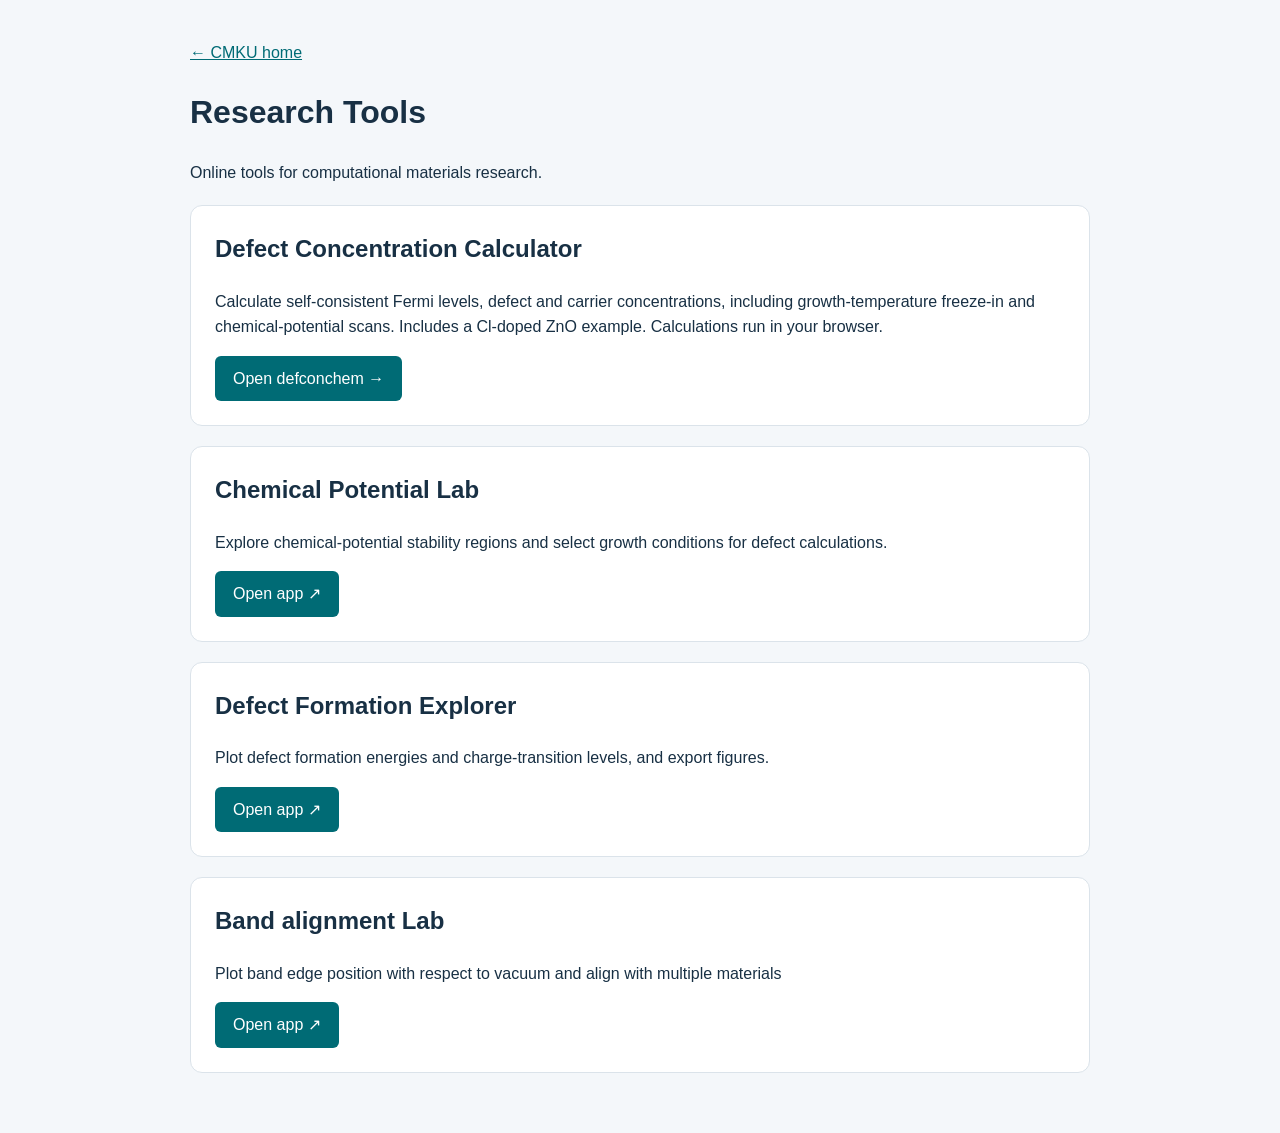
<file: tools.html>
<!DOCTYPE html>
<html lang="en">
<head>
  <meta charset="UTF-8">
  <meta name="viewport" content="width=device-width, initial-scale=1">
  <title>Research Tools | CMKU</title>
  <style>
    body {
      font-family: Arial, sans-serif;
      margin: 0;
      background: #f4f7fa;
      color: #183044;
      line-height: 1.6;
    }
    main {
      max-width: 900px;
      margin: auto;
      padding: 40px 20px;
    }
    article {
      background: white;
      border: 1px solid #dbe3ea;
      border-radius: 12px;
      padding: 24px;
      margin: 20px 0;
    }
    h2 { margin-top: 0; }
    a { color: #006b75; }
    .button {
      display: inline-block;
      background: #006b75;
      color: white;
      padding: 10px 18px;
      border-radius: 6px;
      text-decoration: none;
    }
  </style>
</head>
<body>
<main>
  <a href="./">← CMKU home</a>
  <h1>Research Tools</h1>
  <p>Online tools for computational materials research.</p>

  <article>
    <h2>Defect Concentration Calculator</h2>
    <p>Calculate self-consistent Fermi levels, defect and carrier concentrations,
       including growth-temperature freeze-in and chemical-potential scans.
       Includes a Cl-doped ZnO example. Calculations run in your browser.</p>
    <a class="button" href="tools/defconchem/">Open defconchem →</a>
  </article>

  <article>
    <h2>Chemical Potential Lab</h2>
    <p>Explore chemical-potential stability regions and
       select growth conditions for defect calculations.</p>
    <a class="button"
       href="https://cmku-dft.github.io/chemical-potential-lab/"
       target="_blank" rel="noopener noreferrer">Open app ↗</a>
  </article>

  <article>
    <h2>Defect Formation Explorer</h2>
    <p>Plot defect formation energies and charge-transition
       levels, and export figures.</p>
    <a class="button"
       href="https://cmku-dft.github.io/formation-energy-plot/"
       target="_blank" rel="noopener noreferrer">Open app ↗</a>
  </article>

  <article>
    <h2>Band alignment Lab</h2>
    <p>Plot band edge position with respect to vacuum and align with multiple materials</p>
    <a class="button"
       href="https://cmku-dft.github.io/band-alignment-lab/"
       target="_blank" rel="noopener noreferrer">Open app ↗</a>
  </article>

</main>
</body>
</html>
</file>
<file: styles.css>
:root{--canvas:#f7f6f2;--paper:#fffdfa;--navy:#0d2340;--ink:#18283b;--slate:#667587;--ochre:#b8863b;--ochre2:#936724;--line:#d5dbd8;--serif:Georgia,"Times New Roman",serif;--sans:Arial,Helvetica,sans-serif}
*{box-sizing:border-box}html{scroll-behavior:smooth;scroll-padding-top:88px}body{margin:0;background:var(--canvas);color:var(--ink);font-family:var(--sans)}a{color:inherit;text-decoration:none}:focus-visible{outline:3px solid var(--ochre);outline-offset:4px}.shell{width:min(1360px,calc(100% - 96px));margin:auto}
.header{position:sticky;top:0;z-index:20;display:flex;align-items:center;justify-content:space-between;min-height:88px;padding:0 48px;border-bottom:1px solid #0d234020;background:#f7f6f2ee;backdrop-filter:blur(14px)}.brand{display:flex;align-items:center;gap:14px;color:var(--navy);font-family:var(--serif);font-size:clamp(1.1rem,1.7vw,1.7rem);font-weight:600}.brandKu{color:#2f7d32}.brandLogo{width:52px;height:52px;border-radius:50%;object-fit:cover;box-shadow:0 0 0 1px #0d234020}.nav{display:flex;gap:clamp(24px,3vw,46px);font-size:.88rem;font-weight:600}.nav a{padding:34px 0 30px;border-bottom:2px solid transparent}.nav a:hover{border-color:var(--ochre)}.menu{display:none;position:relative}
.hero{display:grid;grid-template-columns:1.03fr .97fr;min-height:calc(100svh - 88px);overflow:hidden}.heroCopy{display:flex;flex-direction:column;justify-content:center;padding:48px 0 36px;position:relative;z-index:2}.institution{display:flex;align-items:center;gap:14px;width:max-content;margin-bottom:22px;padding:9px 16px 9px 9px;border:1px solid var(--line);border-radius:999px;background:#fffdfa99}.institution img{width:48px;height:48px;object-fit:contain}.institution div{display:grid;gap:3px}.institution b{color:var(--navy);font-size:.8rem;letter-spacing:.03em}.institution span{color:var(--slate);font-size:.68rem}.eyebrow,.kicker{margin:0 0 24px;color:var(--ochre2);font-size:.74rem;font-weight:750;letter-spacing:.2em;text-transform:uppercase}.hero h1,.heading h2,.contact h2{margin:0;color:var(--navy);font-family:var(--serif);font-weight:400;letter-spacing:-.055em}.hero h1{max-width:760px;font-size:clamp(3.4rem,5.44vw,6.25rem);line-height:.91}.lead{max-width:610px;margin:34px 0 0;color:#34465a;font-size:clamp(1.04rem,1.35vw,1.24rem);line-height:1.65}.actions{display:flex;flex-wrap:wrap;gap:16px;margin-top:32px}.btn{display:flex;justify-content:space-between;align-items:center;min-height:56px;gap:28px;padding:0 24px;border:1px solid var(--navy);border-radius:4px;font-size:.9rem;font-weight:700;transition:.18s}.btn:hover{transform:translateY(-2px)}.primary{border-color:var(--ochre);background:var(--ochre);color:white}.primary:hover{background:var(--ochre2)}.secondary:hover{background:var(--navy);color:white}.cred{display:grid;grid-template-columns:repeat(3,1fr);width:min(660px,100%);margin-top:auto;padding-top:34px}.cred span{display:grid;gap:4px;padding:7px 22px;border-left:1px solid #0d234033}.cred span:first-child{padding-left:0;border:0}.cred b{color:var(--navy);font:600 1.2rem var(--serif)}.cred small{color:var(--slate);font-size:.72rem}
.visual{position:relative;min-height:680px}.visual:before{position:absolute;inset:10% -15%;content:"";border-radius:50%;background:radial-gradient(circle,#dfe8eecc,transparent 68%)}.visual img{position:absolute;top:50%;left:50%;width:min(820px,130%);max-width:none;transform:translate(-48%,-51%);animation:in .7s ease-out both}.visual i{position:absolute;border:1px solid #b8863b44;border-radius:50%}.visual i:first-child{top:18%;right:5%;width:270px;height:270px}.visual i:nth-child(2){right:20%;bottom:15%;width:150px;height:150px}
.about{background:var(--navy);color:white}.aboutGrid{display:grid;grid-template-columns:minmax(260px,.72fr) 1.45fr;gap:clamp(48px,7vw,110px);align-items:center;padding:74px 0}.aboutFigure{margin:0}.aboutFigure img{display:block;width:100%;aspect-ratio:1/1;object-fit:cover;border:1px solid #ffffff26;background:white}.aboutFigure figcaption{margin-top:12px;color:#9fb0c0;font-size:.68rem;letter-spacing:.04em}.aboutCopy .kicker{color:#d9b875}.aboutCopy>p:last-child{margin:0;font:400 clamp(1.5rem,2.15vw,2.3rem)/1.38 var(--serif)}.section{padding:122px 0}.heading{display:grid;grid-template-columns:1.2fr .7fr;align-items:end;gap:9vw;margin-bottom:62px}.heading h2,.contact h2{max-width:780px;font-size:clamp(2.7rem,4.8vw,5.25rem);line-height:.98}.heading>p{margin:0;color:var(--slate);font-size:1rem;line-height:1.72}
.researchGrid{display:grid;grid-template-columns:repeat(2,1fr);border-top:1px solid var(--line);border-left:1px solid var(--line)}.researchCard{min-height:360px;padding:36px;border-right:1px solid var(--line);border-bottom:1px solid var(--line);background:#fffdfa77;transition:.18s}.researchCard:hover{background:var(--paper)}.number{display:grid;place-items:center;width:44px;height:44px;border:1px solid var(--ochre);color:var(--ochre2);font-size:.7rem;font-weight:750}.researchCard h3,.studentPanel h3{margin:54px 0 17px;color:var(--navy);font:500 2rem var(--serif);letter-spacing:-.03em}.researchCard p{margin:0;color:var(--slate);line-height:1.7}.researchCard ul{display:flex;flex-wrap:wrap;gap:8px;margin:26px 0 0;padding:0;list-style:none}.researchCard li{padding:7px 10px;border:1px solid var(--line);color:#536476;font-size:.7rem}
.opportunities{background:var(--navy);color:white}.opportunitiesGrid{display:grid;grid-template-columns:1.1fr .9fr;gap:clamp(48px,8vw,120px);align-items:center;padding:82px 0}.opportunities .eyebrow{margin-bottom:22px;color:#d9b875}.opportunities h2{max-width:720px;margin:0;font:400 clamp(2.7rem,4.8vw,5.2rem)/.98 var(--serif);letter-spacing:-.05em}.opportunitiesCopy{display:grid;justify-items:start;gap:24px}.opportunitiesCopy p{max-width:600px;margin:0;color:#b9c6d2;font-size:1rem;line-height:1.75}.opportunitiesCopy .btn{min-width:290px}.opportunitiesCopy small{color:#8295a6;font-size:.7rem;letter-spacing:.04em}
.news{background:var(--canvas)}.newsList{border-top:1px solid var(--line)}.newsItem{display:grid;grid-template-columns:150px minmax(0,1fr) 130px;gap:clamp(28px,5vw,72px);align-items:start;padding:38px 0;border-bottom:1px solid var(--line)}.newsItem time{display:grid;align-content:start;gap:6px;color:var(--ochre2)}.newsItem time span{font:500 2.8rem/1 var(--serif)}.newsItem time b{font-size:.7rem;letter-spacing:.12em;text-transform:uppercase}.newsType{margin:0 0 12px;color:var(--ochre2);font-size:.68rem;font-weight:750;letter-spacing:.12em;text-transform:uppercase}.newsItem h3{max-width:900px;margin:0 0 11px;color:var(--navy);font:500 clamp(1.5rem,2.35vw,2.35rem)/1.18 var(--serif);letter-spacing:-.025em}.newsAuthors{margin:0 0 16px;color:#45586b;font-size:.82rem;font-weight:600;line-height:1.55}.newsSummary{max-width:920px;margin:0;color:var(--slate);font-size:.9rem;line-height:1.7}.newsItem .textLink{justify-self:end;margin-top:3px}
.publications{background:#eef1ef}.textLink{display:inline-flex;width:max-content;padding-bottom:9px;border-bottom:1px solid var(--ochre);color:var(--navy);font-size:.88rem;font-weight:700}.pubList{border-top:1px solid #bdc7c3}.pub{display:grid;grid-template-columns:120px 1fr 34px;align-items:center;gap:30px;padding:32px 0;border-bottom:1px solid #bdc7c3;transition:.18s}.pub:hover{padding-left:15px;background:#ffffff66}.year{color:var(--ochre2);font:500 1.4rem var(--serif)}.pub h3{max-width:950px;margin:0 0 9px;color:var(--navy);font:500 clamp(1.2rem,2vw,1.75rem)/1.3 var(--serif)}.pub p{margin:0;color:var(--slate);font-size:.86rem}.pub>b{color:var(--ochre2)}
.activities{background:#eef1ef}.activityList{border-top:1px solid #bdc7c3}.activityCard{display:grid;grid-template-columns:190px 1fr;gap:clamp(34px,6vw,90px);padding:42px 0;border-bottom:1px solid #bdc7c3}.activityCard time{display:grid;align-content:start;gap:6px;color:var(--ochre2)}.activityCard time span{font:500 2.8rem/1 var(--serif)}.activityCard time b{font-size:.72rem;letter-spacing:.14em;text-transform:uppercase}.activityType{margin:0 0 13px;color:var(--ochre2);font-size:.7rem;font-weight:750;letter-spacing:.12em;text-transform:uppercase}.activityCard h3{margin:0 0 15px;color:var(--navy);font:500 clamp(2rem,3.5vw,3.5rem)/1 var(--serif);letter-spacing:-.035em}.activitySummary{max-width:800px;margin:0;color:var(--slate);line-height:1.72}.activityGallery{display:grid;grid-template-columns:repeat(2,minmax(0,1fr));gap:14px;width:min(900px,100%);margin-top:28px}.activityGallery figure{margin:0;border:1px solid #c8d0cc;background:var(--paper)}.activityGallery .featuredPhoto{grid-column:1/-1}.galleryButton{display:block;width:100%;padding:0;border:0;background:transparent;cursor:zoom-in}.activityGallery img{display:block;width:100%;height:230px;object-fit:cover}.activityGallery .featuredPhoto img{height:340px}.activityGallery .portraitPhoto img{object-fit:contain;background:var(--navy)}.activityGallery figcaption{padding:10px 12px;color:var(--slate);font-size:.72rem}.lightbox{width:calc(100vw - 48px);max-width:none;height:calc(100vh - 48px);max-height:none;padding:0;border:0;background:transparent;overflow:visible}.lightbox[open]{display:grid;place-items:center}.lightbox::backdrop{background:#071425e8;backdrop-filter:blur(4px)}.lightbox img{display:block;width:100%;height:100%;object-fit:contain;filter:drop-shadow(0 20px 40px #0008)}.lightbox img.portrait{width:auto;height:82%;max-width:70vw}.lightboxClose{position:absolute;z-index:2;top:0;right:0;display:grid;place-items:center;width:42px;height:42px;padding:0;border:1px solid #ffffff88;border-radius:50%;background:var(--navy);color:white;font-size:1.8rem;line-height:1;cursor:pointer}
.piProfile{display:grid;grid-template-columns:minmax(220px,.62fr) 1.38fr;gap:clamp(38px,6vw,90px);align-items:center;padding:38px;border:1px solid var(--line);background:var(--paper)}.piProfile>img{display:block;width:100%;aspect-ratio:4/5;object-fit:cover;object-position:center 20%}.piProfile .kicker{margin-bottom:18px}.piProfile h3{margin:0 0 22px;color:var(--navy);font:500 clamp(2.25rem,4vw,4.4rem)/1 var(--serif);letter-spacing:-.04em}.piProfile>div>p:last-child{max-width:780px;margin:0;color:var(--slate);font-size:1rem;line-height:1.78}.person{display:grid;grid-template-columns:auto 1fr;gap:19px;min-height:165px;padding:25px;border:1px solid var(--line);background:var(--paper)}.avatar{display:grid;place-items:center;width:58px;height:58px;border-radius:50%;background:var(--navy);color:white;font:500 1rem var(--serif)}.person h3{margin:4px 0 6px;color:var(--navy);font:550 1.3rem var(--serif)}.person b{display:block;margin-bottom:14px;color:var(--ochre2);font-size:.75rem}.person p{margin:0;color:var(--slate);font-size:.82rem;line-height:1.6}.studentPanel{display:grid;grid-template-columns:.82fr 1.4fr;gap:7vw;align-items:center;margin-top:18px;padding:46px;background:#e7ebe9}.studentPanel h3{margin:0;font-size:2.05rem}.studentList{display:grid}.student{display:grid;grid-template-columns:68px 1fr;align-items:center;gap:18px;min-height:112px;padding:16px 0;border-bottom:1px solid #c5ceca}.student:first-child{border-top:1px solid #c5ceca}.student img,.studentAvatar{width:64px;height:64px;border-radius:50%}.student img{display:block;object-fit:cover;object-position:center 24%;border:2px solid var(--paper);box-shadow:0 0 0 1px #0d234020}.studentAvatar{display:grid;place-items:center;background:var(--navy);color:white;font:500 1rem var(--serif)}.student h4{margin:0 0 7px;color:var(--navy);font:550 1.25rem var(--serif)}.student b{color:var(--ochre2);font-size:.76rem}.student p{max-width:580px;margin:8px 0 0;color:var(--slate);font-size:.78rem;line-height:1.5}.alumniPanel{margin-top:54px}.alumniPanel .subheading{align-items:start}.alumniPanel .kicker{margin-bottom:10px}.alumniGrid{display:grid;grid-template-columns:repeat(4,1fr);gap:18px}.alumnus{display:grid;grid-template-columns:auto 1fr;align-items:center;gap:18px;min-height:112px;padding:24px;border:1px solid var(--line);background:var(--paper)}.alumniPortrait{display:block;width:58px;height:58px;border-radius:50%;object-fit:cover;object-position:center 24%;border:2px solid var(--paper);box-shadow:0 0 0 1px #0d234020}.alumnus h4{margin:0 0 8px;color:var(--navy);font:550 1.18rem var(--serif)}.degrees{display:grid;gap:5px}.alumnus b{color:var(--ochre2);font-size:.74rem}.collaborators{margin-top:72px}.subheading{display:flex;align-items:end;justify-content:space-between;margin-bottom:24px}.subheading .kicker{margin:0}.subheading h3{margin:0;color:var(--navy);font:500 2rem var(--serif)}.collaborators .subheading{display:block}.collaborators .kicker{margin-bottom:10px}.collaboratorGrid{display:grid;grid-template-columns:repeat(2,1fr);gap:18px}
.contact{padding:96px 0;border-top:1px solid var(--line);background:var(--paper)}.contactGrid{display:grid;grid-template-columns:1.3fr .7fr;align-items:end;gap:9vw}.contactGrid>div:last-child{display:grid;gap:20px}.contactGrid p{margin:0;color:var(--slate);line-height:1.7}.contactGrid a{width:max-content;padding-bottom:8px;border-bottom:1px solid var(--ochre);color:var(--navy);font-weight:700}.contactGrid .email{font-size:1.12rem}.contactGrid address{display:grid;gap:5px;margin:0;color:var(--slate);font-style:normal;line-height:1.65}.contactGrid address b{color:var(--navy);font-size:.78rem;text-transform:uppercase;letter-spacing:.08em}footer{background:var(--navy);color:#b9c4cf}footer>div{display:flex;justify-content:space-between;padding:27px 0;font-size:.74rem}footer p{margin:0}
@keyframes in{from{opacity:0;transform:translate(-45%,-48%) scale(.96)}to{opacity:1;transform:translate(-48%,-51%) scale(1)}}
@media(max-width:1100px){.shell{width:min(100% - 48px,1000px)}.header{padding:0 24px}.brand span{font-size:1.05rem}.nav{gap:18px}.hero{grid-template-columns:1fr .72fr}.visual img{width:155%}.peopleGrid{grid-template-columns:1fr}.alumniGrid{grid-template-columns:repeat(2,1fr)}.newsItem{grid-template-columns:120px minmax(0,1fr)}.newsItem .textLink{grid-column:2;justify-self:start}}
@media(max-width:740px){html{scroll-padding-top:70px}.shell{width:min(100% - 36px,620px)}.header{min-height:70px}.nav{display:none}.menu{display:block}.menu summary{padding:12px 0;cursor:pointer;font-size:.8rem;font-weight:700;list-style:none}.menu nav{position:absolute;right:0;top:50px;display:grid;min-width:210px;padding:10px;border:1px solid var(--line);background:var(--paper);box-shadow:0 18px 40px #0d234022}.menu nav a{padding:12px;border-bottom:1px solid var(--line)}.hero{display:flex;flex-direction:column;min-height:auto;padding-top:64px}.heroCopy{display:block;padding:0}.hero h1{font-size:clamp(2.65rem,12.75vw,4.25rem);line-height:.94}.lead{margin-top:27px;font-size:1rem}.actions{display:grid}.btn{width:100%}.cred{margin-top:32px;padding-top:18px}.cred span{padding:7px 10px}.cred small{display:none}.visual{min-height:390px;margin:0 -18px}.visual img{width:120%;left:50%;transform:translate(-50%,-50%)}.aboutGrid,.heading,.piProfile,.studentPanel,.contactGrid,.opportunitiesGrid{grid-template-columns:1fr;gap:34px}.aboutGrid{padding:54px 0}.aboutFigure{width:min(100%,420px)}.aboutCopy>p:last-child{font-size:clamp(1.45rem,7vw,2rem)}.section{padding:80px 0}.heading{margin-bottom:40px}.heading h2,.contact h2{font-size:clamp(2.65rem,13vw,4rem)}.researchGrid{grid-template-columns:1fr}.researchCard{min-height:auto;padding:27px}.researchCard h3{margin-top:40px}.opportunitiesGrid{padding:64px 0}.opportunities h2{font-size:clamp(2.5rem,13vw,4rem)}.opportunitiesCopy .btn{min-width:0}.newsItem{grid-template-columns:1fr;gap:22px;padding:30px 0}.newsItem .textLink{grid-column:auto}.newsItem time span{font-size:2.2rem}.pub{grid-template-columns:65px 1fr 18px;gap:14px;padding:26px 0}.pub:hover{padding-left:0}.pub h3{font-size:1.12rem}.activityCard{grid-template-columns:1fr;gap:24px;padding:32px 0}.activityCard time span{font-size:2.2rem}.activityGallery{gap:8px}.activityGallery img{height:160px}.activityGallery .featuredPhoto img{height:210px}.activityGallery figcaption{padding:8px;font-size:.64rem}.piProfile{padding:24px}.piProfile>img{width:min(100%,360px)}.studentPanel{padding:28px}.subheading{display:grid;gap:9px}.alumniGrid,.collaboratorGrid{grid-template-columns:1fr}footer>div{flex-direction:column;gap:14px}}
@media(max-width:520px){.brand span{display:none}.institution{width:100%;border-radius:14px}.institution span{font-size:.64rem}}
@media(prefers-reduced-motion:reduce){html{scroll-behavior:auto}*,*:before,*:after{animation-duration:.01ms!important;transition-duration:.01ms!important}}

/* Keep the PI portrait visually balanced with the biography. */
.piProfile>img{width:80%;justify-self:center}
@media(max-width:740px){.piProfile>img{width:min(80%,288px)}}

/* Feature the defect artwork across the desktop hero while preserving the compact mobile composition. */
@media(min-width:741px){
  .hero{display:block;min-height:calc(100svh - 88px);background:linear-gradient(90deg,#f7f6f2 0%,#f7f6f2dd 37%,transparent 58%),url("assets/hero-defects-v2.webp") right center/auto 100% no-repeat}
  .heroCopy{width:52%;min-height:calc(100svh - 88px)}
  .visual{display:none}
}

/* Display collaborator portraits with the same circular treatment as student photos. */
.person>img{display:block;width:58px;height:58px;border:2px solid var(--paper);border-radius:50%;object-fit:cover;box-shadow:0 0 0 1px #0d234020}

/* Quick links to research areas; the complete theme list is in Research. */
.cred{grid-template-columns:repeat(4,minmax(0,1fr));width:min(760px,100%)}
.cred a{position:relative;display:grid;grid-template-columns:36px minmax(0,1fr);gap:3px 10px;padding:10px 20px;border-left:1px solid #0d234033;transition:background .18s ease,transform .18s ease}
.cred a:first-child{padding-left:0;border-left:0}
.cred .credSymbol{grid-row:1/3;display:grid;place-items:center;width:36px;height:36px;padding:0;border:1px solid var(--ochre);color:var(--ochre2);font:600 .78rem var(--serif)}
.cred b{align-self:end;font:600 1rem/1.05 var(--serif)}
.cred small{grid-column:2;line-height:1.25}
.cred i{position:absolute;top:9px;right:8px;color:var(--ochre2);font-style:normal;opacity:0;transform:translateX(-5px);transition:.18s ease}
.cred a:hover{background:#fffdfa99;transform:translateY(-2px)}
.cred a:hover i{opacity:1;transform:none}
.researchCard:target{background:var(--paper);box-shadow:inset 4px 0 0 var(--ochre)}

/* Research themes illustrated with original figures from the group's papers. */
.researchTopics{display:flex;flex-wrap:wrap;gap:10px;margin:0 0 32px}
.researchTopics a{padding:10px 14px;border:1px solid var(--line);color:var(--navy);font-size:.875rem;line-height:1.4}
.researchTopics a:hover,.researchTopics a:focus-visible{background:var(--navy);color:#fff}
.researchGrid{gap:24px;border:0;align-items:start}
.researchCard.researchIllustrated{min-width:0;padding:30px;border:1px solid var(--line);background:var(--paper)}
.researchLabel{display:flex;align-items:center;gap:15px;color:var(--ochre2);font-size:.875rem}
.researchLabel .number{flex-shrink:0}
.researchIllustrated h3{margin:26px 0 18px;font-size:clamp(1.65rem,2.6vw,2.25rem);line-height:1.12}
.researchIllustrated>p{font-size:1rem;line-height:1.7}
.researchFigure{margin:25px 0 0;border:1px solid var(--line);background:#fff}
.researchFigure .galleryButton{position:relative;padding:18px 18px 40px;background:#fff}
.researchFigure img{display:block;width:100%;height:260px;object-fit:contain}
.figureExpand{position:absolute;right:12px;bottom:10px;color:var(--ochre2);font-size:.8125rem;text-decoration:underline;text-underline-offset:3px}
.researchFigure .galleryButton:hover .figureExpand{color:var(--navy)}
.researchFigure .galleryButton:focus-visible{outline:3px solid var(--ochre);outline-offset:3px}
.researchFigure figcaption{padding:14px 16px;border-top:1px solid var(--line);color:var(--slate);font-size:.8125rem;line-height:1.6}
.researchFigure figcaption a,.researchPapers a{color:var(--navy);text-decoration:underline;text-decoration-color:#bc842577;text-underline-offset:3px}
.researchFigure figcaption a:hover,.researchPapers a:hover{color:var(--ochre2);text-decoration-color:currentColor}
.researchIllustrated>ul{gap:7px;margin-top:22px}
.researchIllustrated>ul>li{font-size:.8125rem;line-height:1.4}
.researchPapers{margin-top:24px;border-top:1px solid var(--line)}
.researchPapers summary{padding:18px 0 0;color:var(--navy);font-size:.9375rem;font-weight:650;cursor:pointer}
.researchPapers ol{display:grid;gap:13px;margin:18px 0 0;padding:0;list-style:none}
.researchPapers li{padding:0;border:0;font-size:.875rem;line-height:1.5}
.researchPapers li span{display:block;margin-top:3px;color:var(--slate);font-size:.8125rem}
.studentAvatar.audomsakCurrentPortrait{position:relative;overflow:hidden;border:2px solid var(--paper);box-shadow:0 0 0 1px #0d234020}
.student .audomsakCurrentPortrait img{position:absolute;width:174px;max-width:none;height:auto;left:-51px;top:-80px;border:0;border-radius:0;box-shadow:none}
.audomsakAlumniPortrait{position:relative;overflow:hidden}
.audomsakAlumniPortrait img{position:absolute;width:158px;max-width:none;height:auto;left:-47px;top:-73px;border:0;border-radius:0}
.researchCard.researchOngoing{grid-column:1/-1;background:#edf1f4;border-top:3px solid var(--ochre)}
.researchOngoing .researchFocus dl{grid-template-columns:repeat(3,minmax(0,1fr))}
.researchCollaborations{padding-bottom:70px;margin-top:-25px}
.researchCollaborations h3{font:550 1.75rem var(--serif);color:var(--navy)}
.researchCollaborations>p:not(.kicker){max-width:850px;color:var(--slate);font-size:1rem;line-height:1.7}
@media(max-width:740px){.researchOngoing .researchFocus dl{grid-template-columns:1fr}.researchCollaborations{margin-top:0}}
.researchFocus{margin:28px 0;padding:26px 0;border-top:1px solid var(--line);border-bottom:1px solid var(--line)}
.researchFocus .kicker{font-size:.875rem;letter-spacing:.07em}
.researchFocus dl{display:grid;gap:24px;margin:24px 0 0}
.researchFocus dt{color:var(--navy);font:550 1.4rem var(--serif)}
.researchFocus dd{margin:7px 0 0;color:var(--slate);font-size:1rem;line-height:1.6}
.researchIllustrated .researchStatus{color:var(--navy);font-size:.9375rem}
@media(max-width:740px){
  .researchCard.researchIllustrated{padding:24px}
  .researchFigure .galleryButton{padding:12px 12px 36px}
  .researchFigure img{height:220px}
  .researchTopics{gap:8px}
  .researchTopics a{padding:9px 12px}
}

@media(max-width:740px){
  .cred{grid-template-columns:repeat(2,minmax(0,1fr));margin-top:32px;padding-top:18px}
  .cred a{padding:12px 10px;border-top:1px solid #0d234033}
  .cred a:first-child{padding-left:10px}
  .cred a:nth-child(odd){border-left:0}
  .cred a:nth-child(-n+2){border-top:0}
  .cred small{display:block;font-size:.66rem}
}

/* Full publication archive */
.archivePage{background:#f6f4ee}.archivePage .header{background:#f6f4eef2}.archivePage .nav a[aria-current="page"]{color:var(--ochre2)}
.archiveHero{padding:clamp(92px,12vw,154px) 0 70px;background:linear-gradient(135deg,#0d2340 0%,#17375d 70%,#224d6d 100%);color:white}
.archiveHero .eyebrow{color:#d8a44e}.archiveHero h1{max-width:850px;margin:10px 0 20px;font:500 clamp(3.3rem,7.2vw,7.2rem)/.92 var(--serif);letter-spacing:-.055em}.archiveHero>div>p:last-of-type{max-width:710px;margin:0;color:#dce4ea;font-size:1.08rem;line-height:1.75}.archiveStats{display:flex;align-items:center;gap:20px;margin-top:42px;padding-top:26px;border-top:1px solid #ffffff36}.archiveStats b{font:500 3rem/1 var(--serif);color:#e6bb6d}.archiveStats span{color:#dce4ea;font-size:.78rem;line-height:1.55;text-transform:uppercase;letter-spacing:.12em}
.archiveBody{padding:70px 0 110px}.archiveToolbar{display:grid;grid-template-columns:1fr auto;gap:10px 22px;align-items:end;margin-bottom:26px}.archiveToolbar label{grid-column:1/-1;color:var(--navy);font:550 1.4rem var(--serif)}.archiveSearch{position:relative}.archiveToolbar input{width:100%;padding:16px 84px 16px 18px;border:1px solid var(--line);border-radius:0;background:var(--paper);color:var(--navy);font:inherit;outline:none}.archiveToolbar input:focus{border-color:var(--ochre2);box-shadow:0 0 0 3px #bc842522}.archiveSearch button{position:absolute;top:50%;right:9px;transform:translateY(-50%);padding:8px 10px;border:0;background:#ece9df;color:var(--navy);font-size:.7rem;font-weight:700;cursor:pointer}.archiveToolbar p{margin:0;color:var(--slate);font-size:.8rem;white-space:nowrap}.archiveNote{display:grid;grid-template-columns:180px 1fr;gap:30px;margin:0 0 66px;padding:24px 28px;border-left:4px solid var(--ochre2);background:#ece9df}.archiveNote strong{color:var(--navy);font:550 1.05rem var(--serif)}.archiveNote p{margin:0;color:var(--slate);font-size:.86rem;line-height:1.7}.archiveNote a{color:var(--navy);font-weight:700}
.archivePage [hidden]{display:none!important}.archiveYear{display:grid;grid-template-columns:120px 1fr;gap:42px;padding:0 0 62px}.archiveYear h2{position:sticky;top:105px;align-self:start;margin:0;color:var(--ochre2);font:500 2.4rem var(--serif)}.archiveYear>div{border-top:1px solid var(--line)}.archiveItem{display:grid;grid-template-columns:42px 1fr auto;gap:20px;align-items:start;padding:24px 0;border-bottom:1px solid var(--line)}.archiveNumber{padding-top:3px;color:#89939a;font-size:.69rem;font-weight:800;letter-spacing:.11em}.archiveItem p{margin:0;color:var(--navy);font-size:.94rem;line-height:1.66}.archiveActions{display:flex;gap:8px;align-items:center}.archivePdf,.archiveArticle{display:inline-flex;align-items:center;gap:7px;min-width:78px;justify-content:center;padding:10px 12px;border:1px solid var(--navy);color:var(--navy);font-size:.7rem;font-weight:800;letter-spacing:.06em}.archiveArticle{border-color:var(--ochre2);background:var(--ochre2);color:white}.archivePdf:hover{background:var(--navy);color:white}.archiveArticle:hover{border-color:var(--navy);background:var(--navy)}.archiveEmpty{padding:48px;text-align:center;color:var(--slate);background:var(--paper)}
.archiveTitle{margin:0 -2px;padding:1px 2px;border-radius:2px;color:var(--navy);font-weight:750;text-decoration:underline;text-decoration-color:#bc842566;text-decoration-thickness:1px;text-underline-offset:3px;box-decoration-break:clone;-webkit-box-decoration-break:clone;transition:color .18s ease,background-color .18s ease,text-decoration-color .18s ease,box-shadow .18s ease;cursor:pointer}.archiveTitle:hover,.archiveTitle:focus-visible{background:#e8bd6740;color:#8b5c13;text-decoration-color:#8b5c13;text-decoration-thickness:2px;box-shadow:0 0 0 2px #e8bd6726;outline:none}
@media(max-width:740px){.archiveHero{padding-top:104px}.archiveBody{padding-top:48px}.archiveToolbar{grid-template-columns:1fr}.archiveToolbar label{grid-column:auto}.archiveToolbar p{white-space:normal}.archiveNote{grid-template-columns:1fr;gap:8px;margin-bottom:48px}.archiveYear{grid-template-columns:1fr;gap:12px;padding-bottom:45px}.archiveYear h2{position:static;font-size:2rem}.archiveItem{grid-template-columns:32px 1fr;gap:12px}.archiveActions{grid-column:2;justify-self:start;flex-wrap:wrap}.archiveItem p{font-size:.88rem}}

/* Distinguish collaborator affiliation from each person's research specialty. */
.person .affiliation{margin:-5px 0 9px;color:var(--navy);font-size:.74rem;font-weight:600;line-height:1.4}

/* Make the department line in the institution banner an identifiable link. */
.institution a:hover{text-decoration:underline;text-underline-offset:3px}
.institution span{display:flex;flex-wrap:wrap;align-items:center;gap:4px 10px}
.institution .landscapeLink{padding-left:10px;border-left:1px solid #0d234033;color:var(--ochre2);font-weight:750}
@media(max-width:520px){.institution span{display:grid;gap:3px}.institution .landscapeLink{padding-left:0;border-left:0}}

/* Give older activities a compact homepage preview and a full photo-story page. */
.eventPreview{display:grid;grid-template-columns:minmax(0,2fr) minmax(150px,.8fr);gap:10px;width:min(900px,100%);margin-top:28px}
.eventPreview a{display:block;overflow:hidden;background:var(--navy)}
.eventPreview img{display:block;width:100%;height:100%;object-fit:cover;transition:transform .3s ease}
.eventPreviewFeatured{height:300px}
.eventPreviewThumbs{display:grid;gap:10px}
.eventPreviewThumbs a{min-height:0}
.eventPreview a:hover img{transform:scale(1.025)}
.eventLink{display:flex;justify-content:space-between;align-items:center;width:min(900px,100%);margin-top:12px;padding:15px 18px;border:1px solid #bdc7c3;background:var(--paper);color:var(--navy);font-size:.8rem;font-weight:700;transition:.18s ease}
.eventLink span{color:var(--ochre2);font-weight:600}
.eventLink:hover{border-color:var(--ochre);transform:translateY(-2px)}

.eventPage{background:var(--canvas)}
.eventHero{padding:48px 0 82px}
.eventBack{display:inline-block;margin-bottom:42px;padding-bottom:7px;border-bottom:1px solid var(--ochre);color:var(--navy);font-size:.78rem;font-weight:700}
.eventHeroGrid{display:grid;grid-template-columns:minmax(320px,.7fr) minmax(0,1.3fr);gap:clamp(42px,7vw,100px);align-items:center}
.eventHeroCopy h1,.eventIntro h2{margin:0;color:var(--navy);font:400 clamp(3.8rem,8vw,7.5rem)/.88 var(--serif);letter-spacing:-.055em}
.eventHeroCopy h1{font-size:clamp(3.8rem,6vw,6rem);white-space:nowrap}
.eventLead{max-width:600px;margin:30px 0 0;color:var(--slate);font-size:1.08rem;line-height:1.72}
.eventMeta{display:grid;grid-template-columns:repeat(2,1fr);gap:18px;margin:38px 0 0}
.eventMeta div{padding-top:14px;border-top:1px solid var(--line)}
.eventMeta dt{margin-bottom:7px;color:var(--ochre2);font-size:.65rem;font-weight:750;letter-spacing:.14em;text-transform:uppercase}
.eventMeta dd{margin:0;color:var(--navy);font:500 1.12rem var(--serif)}
.eventHeroFigure{margin:0;border:1px solid var(--line);background:var(--paper)}
.eventHeroFigure img{display:block;width:100%;aspect-ratio:3/2;object-fit:cover}
.eventHeroFigure figcaption,.eventGalleryGrid figcaption{padding:11px 13px;color:var(--slate);font-size:.72rem}
.eventBody{padding:92px 0 110px;background:#eef1ef}
.eventIntro{display:grid;grid-template-columns:.55fr 1.2fr .9fr;gap:clamp(28px,5vw,72px);align-items:start;margin-bottom:54px}
.eventIntro .kicker{margin-top:8px}
.eventIntro h2{font-size:clamp(2.5rem,4.8vw,4.8rem);line-height:.96}
.eventIntro>p:last-child{margin:5px 0 0;color:var(--slate);line-height:1.75}
.eventGalleryGrid{display:grid;grid-template-columns:repeat(2,minmax(0,1fr));gap:18px}
.eventGalleryGrid figure{margin:0;border:1px solid #c8d0cc;background:var(--paper)}
.eventGalleryGrid img{display:block;width:100%;height:360px;object-fit:cover}
.eventGalleryGrid figure:nth-child(3) img{object-position:center 42%}
.eventReturn{margin:42px 0 0}
.eventReturn .eventLink{width:max-content;margin:0}

@media(max-width:740px){
  .eventPreview{grid-template-columns:1fr}.eventPreviewFeatured{height:220px}.eventPreviewThumbs{grid-template-columns:repeat(2,1fr);height:110px}
  .eventHero{padding:28px 0 58px}.eventBack{margin-bottom:30px}.eventHeroGrid,.eventIntro{grid-template-columns:1fr}.eventHeroCopy h1{font-size:clamp(3.6rem,19vw,5.2rem)}.eventLead{font-size:1rem}.eventHeroFigure{margin-top:8px}
  .eventBody{padding:68px 0 78px}.eventIntro{gap:20px;margin-bottom:38px}.eventIntro .kicker{margin:0}.eventGalleryGrid{grid-template-columns:1fr;gap:14px}.eventGalleryGrid img{height:250px}
}
.activitiesMore{margin:34px 0 0}.activitiesMore .eventLink{width:min(900px,100%);margin:0 0 0 auto}
.eventGalleryGrid figure:last-child:nth-child(odd){grid-column:1/-1}.eventGalleryGrid figure:last-child:nth-child(odd) img{height:460px}
.eventGalleryGrid .portraitPhoto img{object-fit:contain;background:var(--navy)}
.actHero h1{margin:0;color:var(--navy);font:400 clamp(3.4rem,7vw,6.5rem)/.9 var(--serif);letter-spacing:-.055em}.actHero .eventLead{margin-top:24px}
.actYear{margin:0 0 18px;color:var(--ochre2);font:500 clamp(2rem,3.5vw,3rem)/1 var(--serif)}.actList{display:grid;gap:16px;margin-bottom:56px}.actList:last-child{margin-bottom:0}
.actItem{display:grid;grid-template-columns:minmax(220px,340px) 1fr;gap:clamp(22px,4vw,44px);align-items:center;padding:16px;border:1px solid #c8d0cc;background:var(--paper);color:inherit;transition:.18s ease}.actItem:hover{border-color:var(--ochre);transform:translateY(-2px)}
.actItem img{display:block;width:100%;aspect-ratio:16/10;object-fit:cover}.actItem time{display:block;margin-bottom:10px;color:var(--slate);font-size:.78rem;font-weight:600}.actItem h3{margin:0 0 10px;color:var(--navy);font:500 clamp(1.7rem,2.8vw,2.5rem)/1 var(--serif);letter-spacing:-.03em}.actItem p:not(.activityType){margin:0;color:var(--slate);line-height:1.65}.actMore{display:inline-block;margin-top:16px;color:var(--ochre2);font-size:.8rem;font-weight:700}
@media(max-width:740px){.actItem{grid-template-columns:1fr;padding:12px}.eventGalleryGrid figure:last-child:nth-child(odd) img{height:250px}.activitiesMore .eventLink{width:100%}}
.eventHeroCopy h1.wrapTitle{white-space:normal}
</file>
